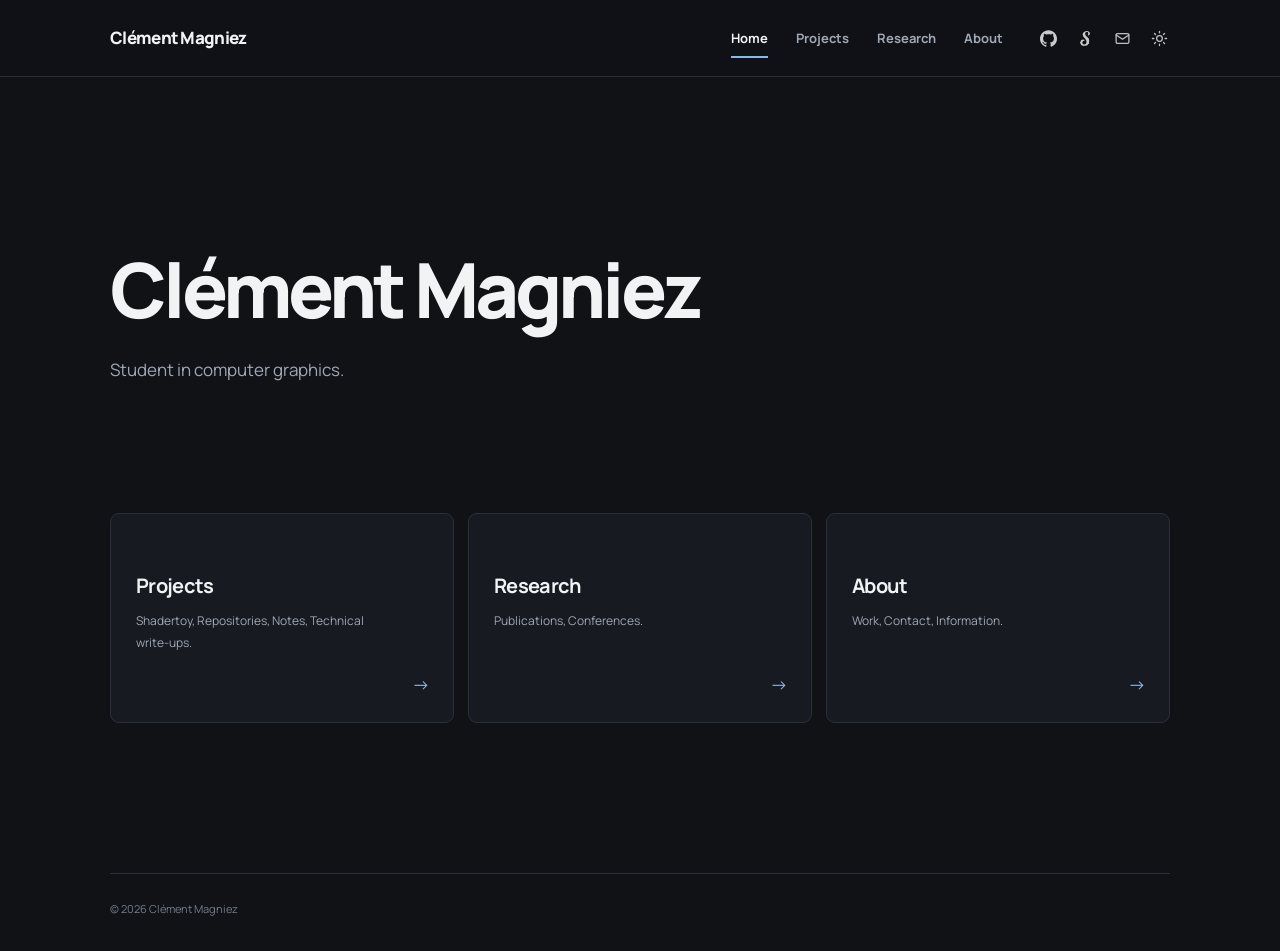
<file: index.html>
<!doctype html>
<html lang="en">
  <head>
    <meta charset="utf-8" />
    <meta name="viewport" content="width=device-width, initial-scale=1" />
    <meta
      name="description"
      content="A personal website for projects, notes and more."
    />
    <title>Clément Magniez - Home</title>
    <link rel="preconnect" href="https://fonts.googleapis.com" />
    <link rel="preconnect" href="https://fonts.gstatic.com" crossorigin />
    <link
      href="https://fonts.googleapis.com/css2?family=Manrope:wght@400;500;600;700;800&display=swap"
      rel="stylesheet"
    />
    <link rel="stylesheet" href="style.css" />
    <script src="js/theme.js" defer></script>
  </head>
  <body>
    <header class="site-header">
      <nav class="navbar container" aria-label="Main navigation">
        <a class="brand" href="index.html">Clément Magniez</a>
        <div class="nav-links" id="nav-links">
          <a href="index.html" aria-current="page">Home</a>
          <a href="projects/index.html">Projects</a>
          <a href="research/index.html">Research</a>
          <a href="about.html">About</a>
        </div>
        <div class="nav-actions">
          <a class="icon-link" href="https://github.com/" aria-label="GitHub"
            ><img src="img/github.svg" alt=""
          /></a>
          <a class="icon-link" href="https://www.shadertoy.com/user/cmgz" aria-label="Shadertoy"
            ><img src="img/shadertoy.png" alt=""
          /></a>
          <a
            class="icon-link"
            href="mailto:clement.magniez@loria.fr"
            aria-label="Email"
            ><img src="img/mail.svg" alt=""
          /></a>
          <button
            class="theme-toggle"
            type="button"
            aria-label="Switch to light theme"
            title="Switch theme"
          >
            <img class="theme-icon" src="img/sun.svg" alt="" />
          </button>
          <button
            class="menu-toggle"
            type="button"
            aria-label="Toggle navigation"
            aria-expanded="false"
            aria-controls="nav-links"
          >
            <span></span><span></span>
          </button>
        </div>
      </nav>
    </header>

    <main class="container page-content">
      <section class="hero">
        <h1>Clément Magniez</h1>
        <p class="hero-copy">Student in computer graphics.</p>
      </section>

      <section class="section-block">
        <div class="feature-grid">
          <a class="feature-card" href="projects/index.html">
            <h3>Projects</h3>
            <p>Shadertoy, Repositories, Notes, Technical write-ups.</p>
            <span class="card-arrow">→</span>
          </a>
          <a class="feature-card" href="research/index.html">
            <h3>Research</h3>
            <p>Publications, Conferences.</p>
            <span class="card-arrow">→</span>
          </a>
          <a class="feature-card" href="about.html">
            <h3>About</h3>
            <p>Work, Contact, Information.</p>
            <span class="card-arrow">→</span>
          </a>
        </div>
      </section>
    </main>
    <footer class="site-footer container">
      <span>© <span data-year></span> Clément Magniez</span>
    </footer>
  </body>
</html>
</file>
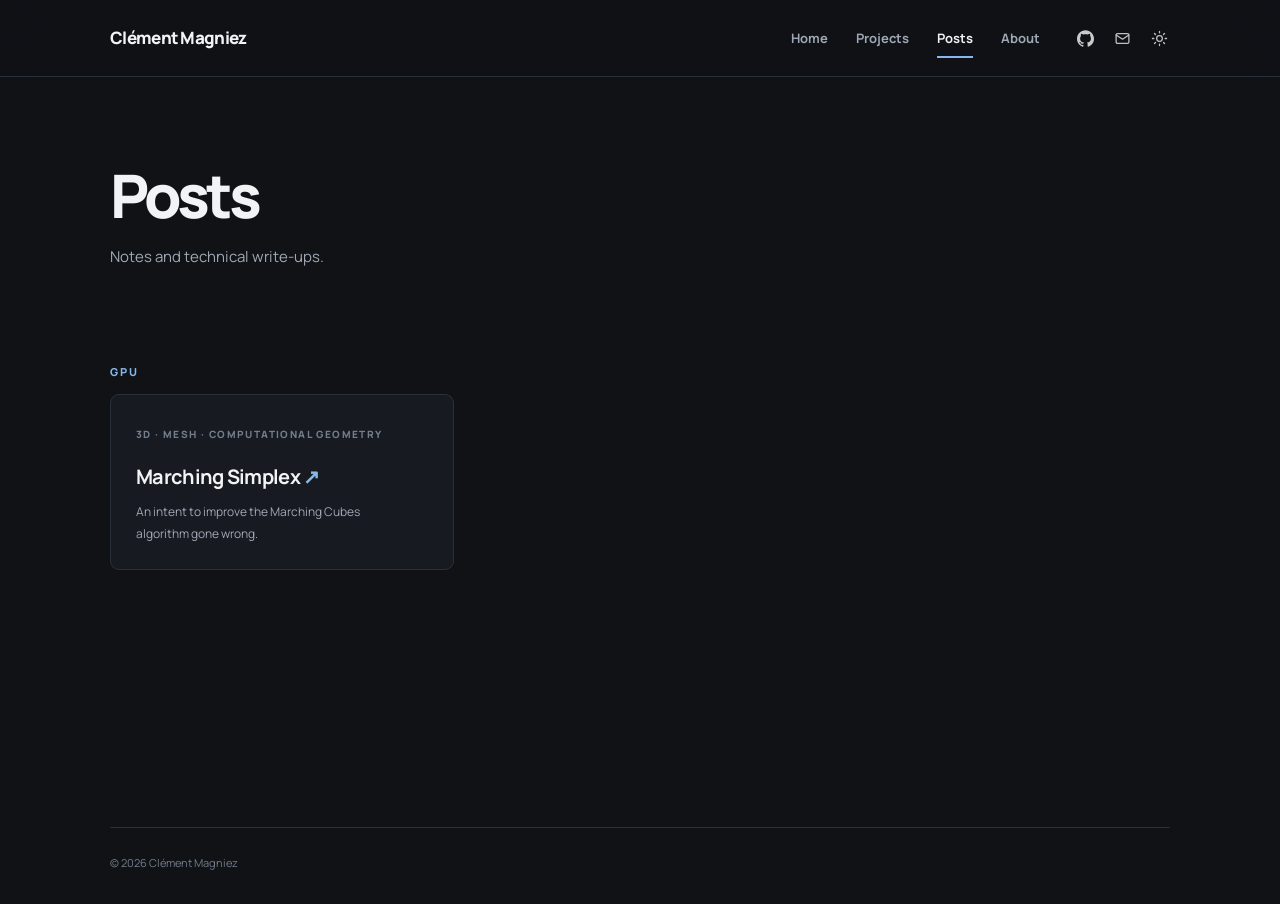
<file: posts/index.html>
<!doctype html>
<html lang="en">
  <head>
    <meta charset="utf-8" />
    <meta name="viewport" content="width=device-width, initial-scale=1" />
    <title>Posts - Clément Magniez</title>
    <link rel="preconnect" href="https://fonts.googleapis.com" />
    <link rel="preconnect" href="https://fonts.gstatic.com" crossorigin />
    <link
      href="https://fonts.googleapis.com/css2?family=Manrope:wght@400;500;600;700;800&display=swap"
      rel="stylesheet"
    />
    <link rel="stylesheet" href="../style.css" />
    <script src="../js/theme.js" defer></script>
  </head>
  <body>
    <header class="site-header">
      <nav class="navbar container" aria-label="Main navigation">
        <a class="brand" href="../index.html"
          >Clément Magniez</a
        >
        <div class="nav-links" id="nav-links">
          <a href="../index.html">Home</a
          ><a href="../projects/index.html">Projects</a
          ><a href="index.html" aria-current="page">Posts</a
          ><a href="../about.html">About</a>
        </div>
        <div class="nav-actions">
          <a class="icon-link" href="https://github.com/" aria-label="GitHub"
            ><img src="../img/github.svg" alt="" /></a
          ><a
            class="icon-link"
            href="mailto:hello@example.com"
            aria-label="Email"
            ><img src="../img/mail.svg" alt="" /></a
          ><button class="theme-toggle" type="button" aria-label="Switch theme">
            <img class="theme-icon" src="../img/sun.svg" alt="" /></button
          ><button
            class="menu-toggle"
            type="button"
            aria-label="Toggle navigation"
            aria-expanded="false"
            aria-controls="nav-links"
          >
            <span></span><span></span>
          </button>
        </div>
      </nav>
    </header>
    <main class="container page-content">
      <section class="page-intro">
        <h1>Posts</h1>
        <p>
          Notes and technical write-ups.
        </p>
      </section>
      <section>
        <h2 class="category">GPU</h2>
        <div class="item-grid">
          <a class="content-card" href="marching-simplex.html"
            ><span class="meta">3D · Mesh · Computational Geometry</span>
            <h3>Marching Simplex <span class="brand-dot">↗</span></h3>
            <p>
              An intent to improve the Marching Cubes algorithm gone wrong.
            </p>
          </a>
        </div>
      </section>
    </main>
    <footer class="site-footer container">
      <span>© <span data-year></span> Clément Magniez</span
      >
    </footer>
  </body>
</html>
</file>
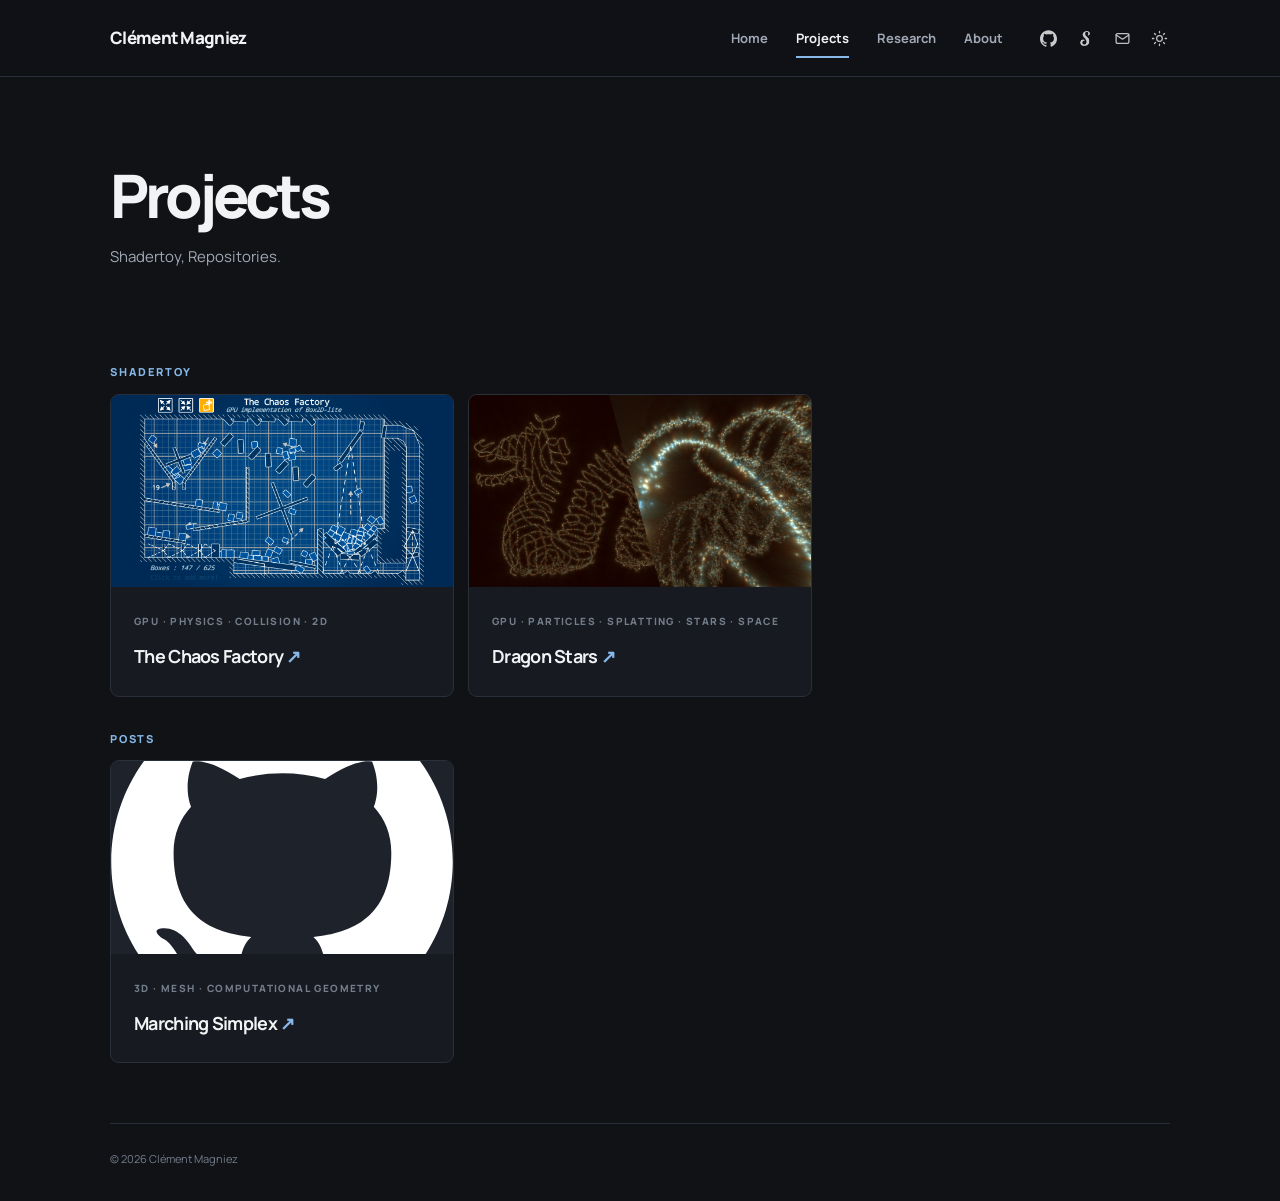
<file: projects/index.html>
<!doctype html>
<html lang="en">
  <head>
    <meta charset="utf-8" />
    <meta name="viewport" content="width=device-width, initial-scale=1" />
    <title>Projects - Clément Magniez</title>
    <link rel="preconnect" href="https://fonts.googleapis.com" />
    <link rel="preconnect" href="https://fonts.gstatic.com" crossorigin />
    <link
      href="https://fonts.googleapis.com/css2?family=Manrope:wght@400;500;600;700;800&display=swap"
      rel="stylesheet"
    />
    <link rel="stylesheet" href="../style.css" />
    <script src="../js/theme.js" defer></script>
  </head>
  <body>
    <header class="site-header">
      <nav class="navbar container" aria-label="Main navigation">
        <a class="brand" href="../index.html">Clément Magniez</a>
        <div class="nav-links" id="nav-links">
          <a href="../index.html">Home</a
          ><a href="index.html" aria-current="page">Projects</a
          ><a href="../research/index.html">Research</a
          ><a href="../about.html">About</a>
        </div>
        <div class="nav-actions">
          <a class="icon-link" href="https://github.com/" aria-label="GitHub"
            ><img src="../img/github.svg" alt="" /></a
          >
          <a class="icon-link" href="https://www.shadertoy.com/user/cmgz" aria-label="Shadertoy"
            ><img src="../img/shadertoy.png" alt=""
          /></a>
          <a
            class="icon-link"
            href="mailto:hello@example.com"
            aria-label="Email"
            ><img src="../img/mail.svg" alt="" /></a
          ><button class="theme-toggle" type="button" aria-label="Switch theme">
            <img class="theme-icon" src="../img/sun.svg" alt="" /></button
          ><button
            class="menu-toggle"
            type="button"
            aria-label="Toggle navigation"
            aria-expanded="false"
            aria-controls="nav-links"
          >
            <span></span><span></span>
          </button>
        </div>
      </nav>
    </header>
    <main class="container page-content">
      <section class="page-intro">
        <h1>Projects</h1>
        <p>Shadertoy, Repositories.</p>
      </section>
      <section>
        <h2 class="category">Shadertoy</h2>
        <div class="item-grid">
          <a class="content-card project-card" href="chaos-factory.html">
            <div class="project-thumbnail">
              <img src="../img/the-chaos-factory.png" alt="The Chaos Factory shadertoy preview." />
            </div>
            <div class="project-info">
              <span class="meta">GPU · Physics · Collision · 2D</span>
              <h3>The Chaos Factory <span class="brand-dot">↗</span></h3>
            </div>
          </a>
          <a class="content-card project-card" href="dragon-stars.html">
            <div class="project-thumbnail">
              <img src="../img/dragon-stars.png" alt="Dragon Stars shadertoy preview." />
            </div>
            <div class="project-info">
              <span class="meta">GPU · Particles · Splatting · Stars · Space</span>
              <h3>Dragon Stars <span class="brand-dot">↗</span></h3>
            </div>
          </a>
        </div>
        <h2 class="category">Posts</h2>
        <div class="item-grid">
          <a class="content-card project-card" href="marching-simplex.html">
            <div class="project-thumbnail">
              <img src="../img/github.svg" alt="The Chaos Factory shadertoy preview." />
            </div>
            <div class="project-info">
              <span class="meta">3D · Mesh · Computational Geometry</span>
              <h3>Marching Simplex <span class="brand-dot">↗</span></h3>
            </div>
          </a>
        </div>
      </section>
    </main>
    <footer class="site-footer container">
      <span>© <span data-year></span> Clément Magniez</span>
    </footer>
  </body>
</html>
</file>
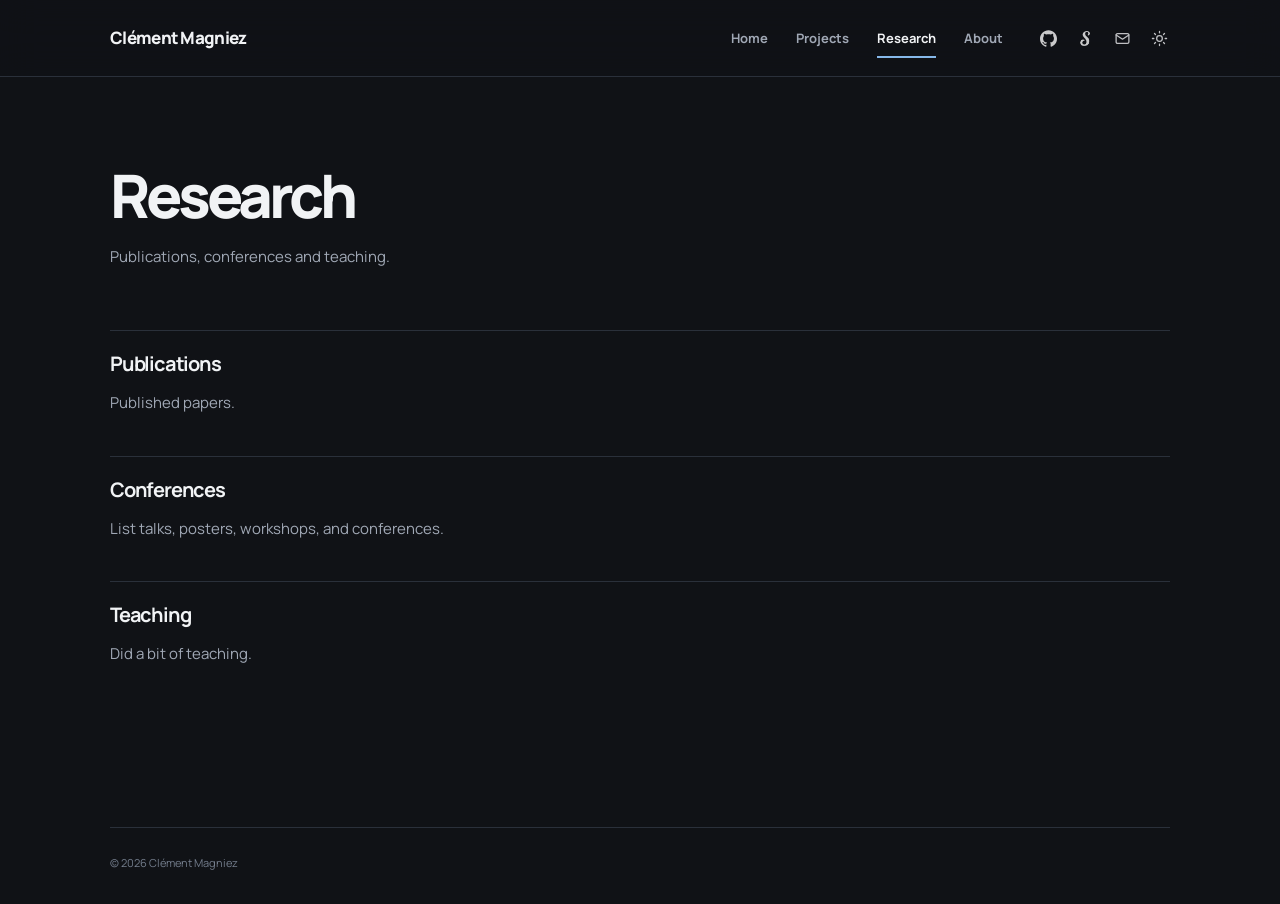
<file: research/index.html>
<!doctype html>
<html lang="en">
  <head>
    <meta charset="utf-8" />
    <meta name="viewport" content="width=device-width, initial-scale=1" />
    <title>Projects - Clément Magniez</title>
    <link rel="preconnect" href="https://fonts.googleapis.com" />
    <link rel="preconnect" href="https://fonts.gstatic.com" crossorigin />
    <link
      href="https://fonts.googleapis.com/css2?family=Manrope:wght@400;500;600;700;800&display=swap"
      rel="stylesheet"
    />
    <link rel="stylesheet" href="../style.css" />
    <script src="../js/theme.js" defer></script>
  </head>
  <body>
    <header class="site-header">
      <nav class="navbar container" aria-label="Main navigation">
        <a class="brand" href="../index.html">Clément Magniez</a>
        <div class="nav-links" id="nav-links">
          <a href="../index.html">Home</a
          ><a href="../projects/index.html">Projects</a
          ><a href="index.html" aria-current="page">Research</a
          ><a href="../about.html">About</a>
        </div>
        <div class="nav-actions">
          <a class="icon-link" href="https://github.com/" aria-label="GitHub"
            ><img src="../img/github.svg" alt=""
          /></a>
          <a
            class="icon-link"
            href="https://www.shadertoy.com/user/cmgz"
            aria-label="Shadertoy"
            ><img src="../img/shadertoy.png" alt=""
          /></a>
          <a
            class="icon-link"
            href="mailto:hello@example.com"
            aria-label="Email"
            ><img src="../img/mail.svg" alt="" /></a
          ><button class="theme-toggle" type="button" aria-label="Switch theme">
            <img class="theme-icon" src="../img/sun.svg" alt="" /></button
          ><button
            class="menu-toggle"
            type="button"
            aria-label="Toggle navigation"
            aria-expanded="false"
            aria-controls="nav-links"
          >
            <span></span><span></span>
          </button>
        </div>
      </nav>
    </header>
    <main class="container page-content">
      <section class="page-intro">
        <h1>Research</h1>
        <p>Publications, conferences and teaching.</p>
      </section>
      <section class="about-section">
        <h2>Publications</h2>
        <p>Published papers.</p>
      </section>
      <section class="about-section">
        <h2>Conferences</h2>
        <p>List talks, posters, workshops, and conferences.</p>
      </section>
      <section class="about-section">
        <h2>Teaching</h2>
        <p>Did a bit of teaching.</p>
      </section>
    </main>
    <footer class="site-footer container">
      <span>© <span data-year></span> Clément Magniez</span>
    </footer>
  </body>
</html>
</file>
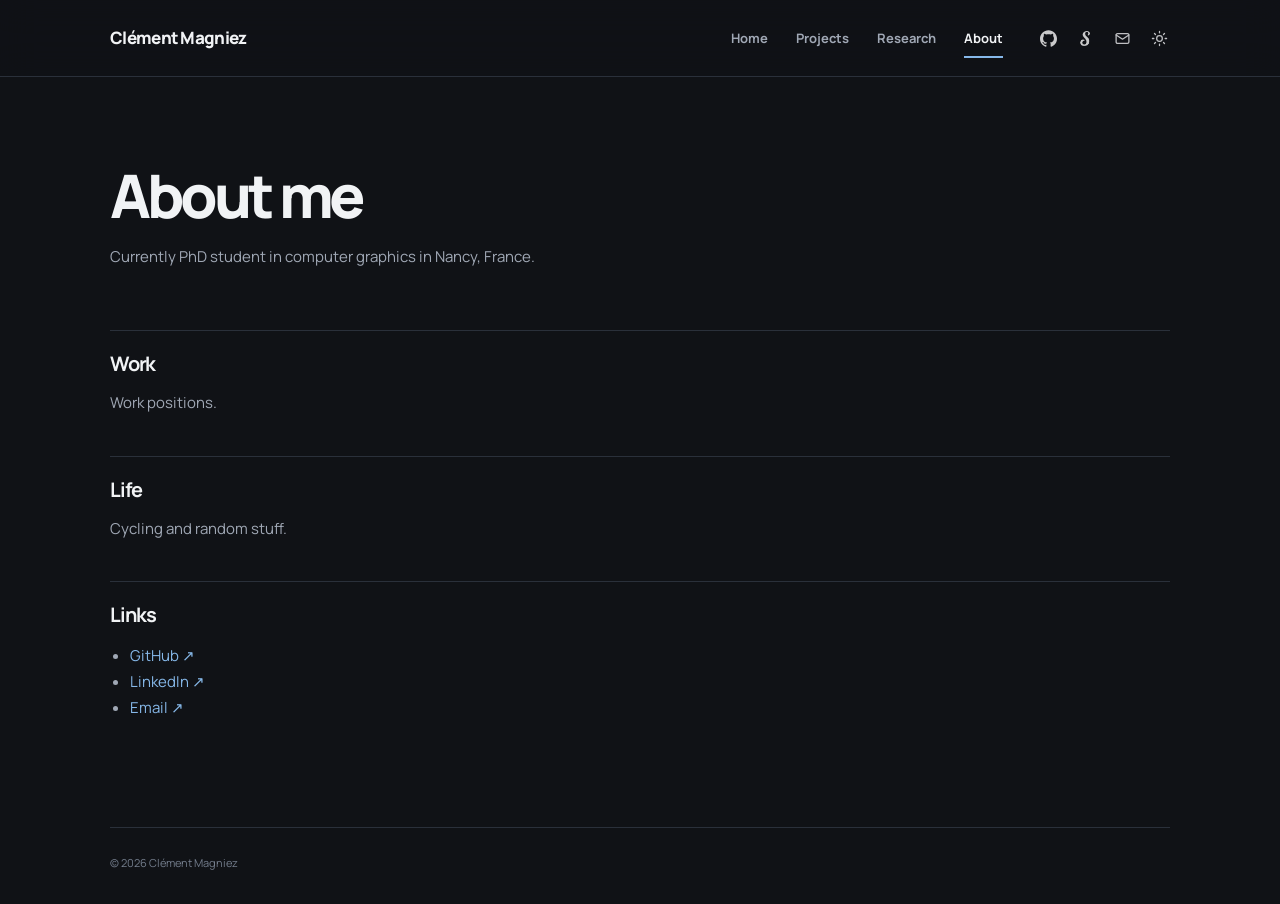
<file: about.html>
<!doctype html>
<html lang="en">
  <head>
    <meta charset="utf-8" />
    <meta name="viewport" content="width=device-width, initial-scale=1" />
    <title>About - Clément Magniez</title>
    <link rel="preconnect" href="https://fonts.googleapis.com" />
    <link rel="preconnect" href="https://fonts.gstatic.com" crossorigin />
    <link
      href="https://fonts.googleapis.com/css2?family=Manrope:wght@400;500;600;700;800&display=swap"
      rel="stylesheet"
    />
    <link rel="stylesheet" href="style.css" />
    <script src="js/theme.js" defer></script>
  </head>
  <body>
    <header class="site-header">
      <nav class="navbar container" aria-label="Main navigation">
        <a class="brand" href="index.html"
          >Clément Magniez</a
        >
        <div class="nav-links" id="nav-links">
          <a href="index.html">Home</a><a href="projects/index.html">Projects</a
          ><a href="research/index.html">Research</a
          ><a href="about.html" aria-current="page">About</a>
        </div>
        <div class="nav-actions">
          <a class="icon-link" href="https://github.com/" aria-label="GitHub"
            ><img src="img/github.svg" alt="" /></a
          >
          <a class="icon-link" href="https://www.shadertoy.com/user/cmgz" aria-label="Shadertoy"
            ><img src="img/shadertoy.png" alt=""
          /></a>
          <a
            class="icon-link"
            href="mailto:hello@example.com"
            aria-label="Email"
            ><img src="img/mail.svg" alt="" /></a
          ><button class="theme-toggle" type="button" aria-label="Switch theme">
            <img class="theme-icon" src="img/sun.svg" alt="" /></button
          ><button
            class="menu-toggle"
            type="button"
            aria-label="Toggle navigation"
            aria-expanded="false"
            aria-controls="nav-links"
          >
            <span></span><span></span>
          </button>
        </div>
      </nav>
    </header>
    <main class="container page-content">
      <section class="page-intro">
        <h1>About me</h1>
        <p>
          Currently PhD student in computer graphics in Nancy, France.
        </p>
      </section>
      <section class="about-section">
        <h2>Work</h2>
        <p>
          Work positions.
        </p>
      </section>
      <section class="about-section">
        <h2>Life</h2>
        <p>
          Cycling and random stuff.
        </p>
      </section>
      <section class="about-section">
        <h2>Links</h2>
        <ul>
          <li><a href="https://github.com/">GitHub ↗</a></li>
          <li><a href="https://www.linkedin.com/">LinkedIn ↗</a></li>
          <li><a href="mailto:hello@example.com">Email ↗</a></li>
        </ul>
      </section>
    </main>
    <footer class="site-footer container">
      <span>© <span data-year></span> Clément Magniez</span>
    </footer>
  </body>
</html>
</file>
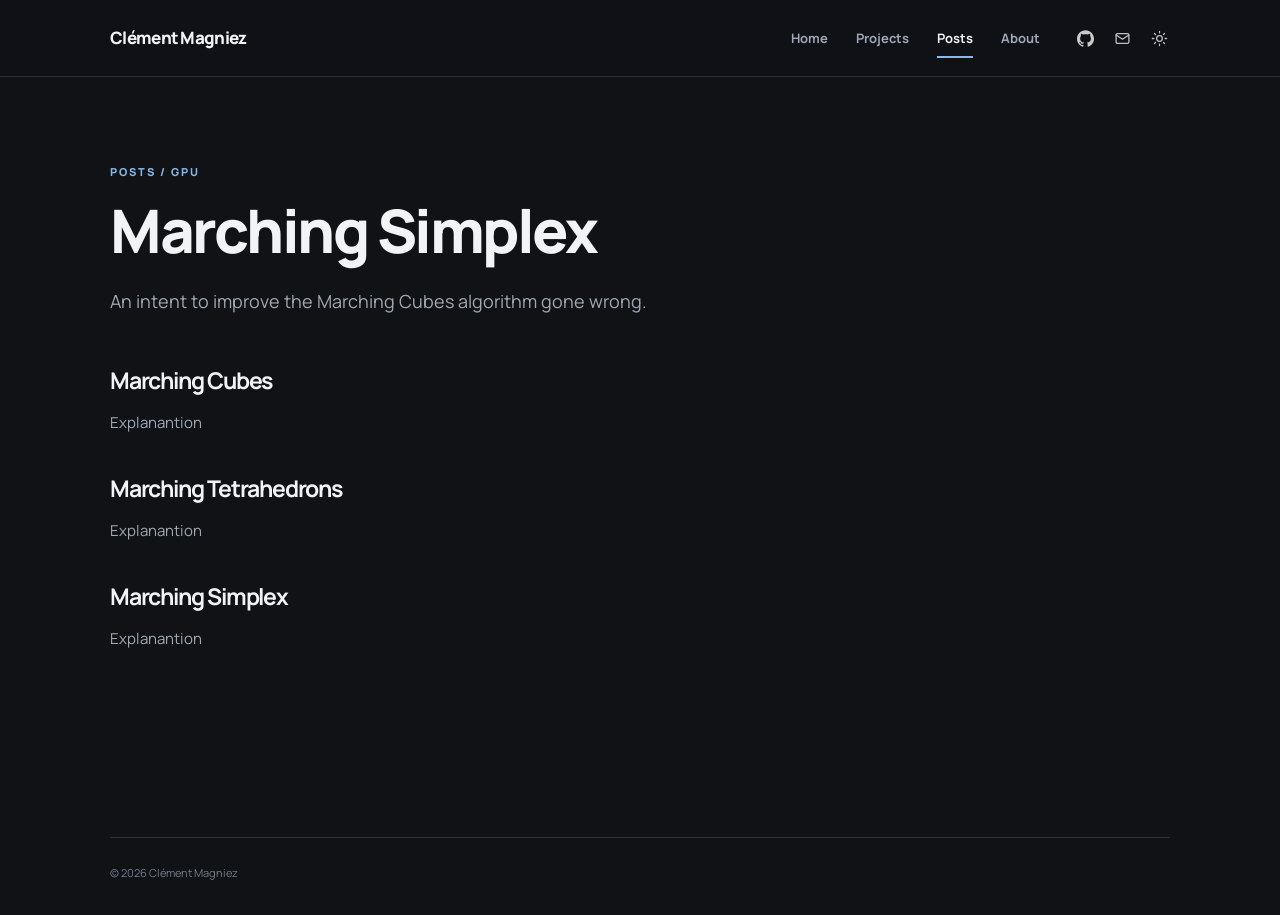
<file: posts/marching-simplex.html>
<!doctype html>
<html lang="en">
  <head>
    <meta charset="utf-8" />
    <meta name="viewport" content="width=device-width, initial-scale=1" />
    <title>Marching Simplex - Posts - Clément Magniez</title>
    <link rel="preconnect" href="https://fonts.googleapis.com" />
    <link rel="preconnect" href="https://fonts.gstatic.com" crossorigin />
    <link
      href="https://fonts.googleapis.com/css2?family=Manrope:wght@400;500;600;700;800&display=swap"
      rel="stylesheet"
    />
    <link rel="stylesheet" href="../style.css" />
    <script src="../js/theme.js" defer></script>
  </head>
  <body>
    <header class="site-header">
      <nav class="navbar container" aria-label="Main navigation">
        <a class="brand" href="../index.html"
          >Clément Magniez</a
        >
        <div class="nav-links" id="nav-links">
          <a href="../index.html">Home</a
          ><a href="../projects/index.html">Projects</a
          ><a href="index.html" aria-current="page">Posts</a
          ><a href="../about.html">About</a>
        </div>
        <div class="nav-actions">
          <a class="icon-link" href="https://github.com/" aria-label="GitHub"
            ><img src="../img/github.svg" alt="" /></a
          ><a
            class="icon-link"
            href="mailto:hello@example.com"
            aria-label="Email"
            ><img src="../img/mail.svg" alt="" /></a
          ><button class="theme-toggle" type="button" aria-label="Switch theme">
            <img class="theme-icon" src="../img/sun.svg" alt="" /></button
          ><button
            class="menu-toggle"
            type="button"
            aria-label="Toggle navigation"
            aria-expanded="false"
            aria-controls="nav-links"
          >
            <span></span><span></span>
          </button>
        </div>
      </nav>
    </header>
    <main class="container page-content">
      <article class="article">
        <p class="eyebrow"><a href="index.html">Posts</a> / GPU</p>
        <h1>Marching Simplex</h1>
        <p class="lead">
          An intent to improve the Marching Cubes algorithm gone wrong.
        </p>
        <div class="article-body">
          <h2>Marching Cubes</h2>
          <p>
            Explanantion
          </p>
          <h2>Marching Tetrahedrons</h2>
          <p>
            Explanantion
          </p>
          <h2>Marching Simplex</h2>
          <p>
            Explanantion
          </p>
        </div>
      </article>
    </main>
    <footer class="site-footer container">
      <span>© <span data-year></span> Clément Magniez</span
      >
    </footer>
  </body>
</html>
</file>
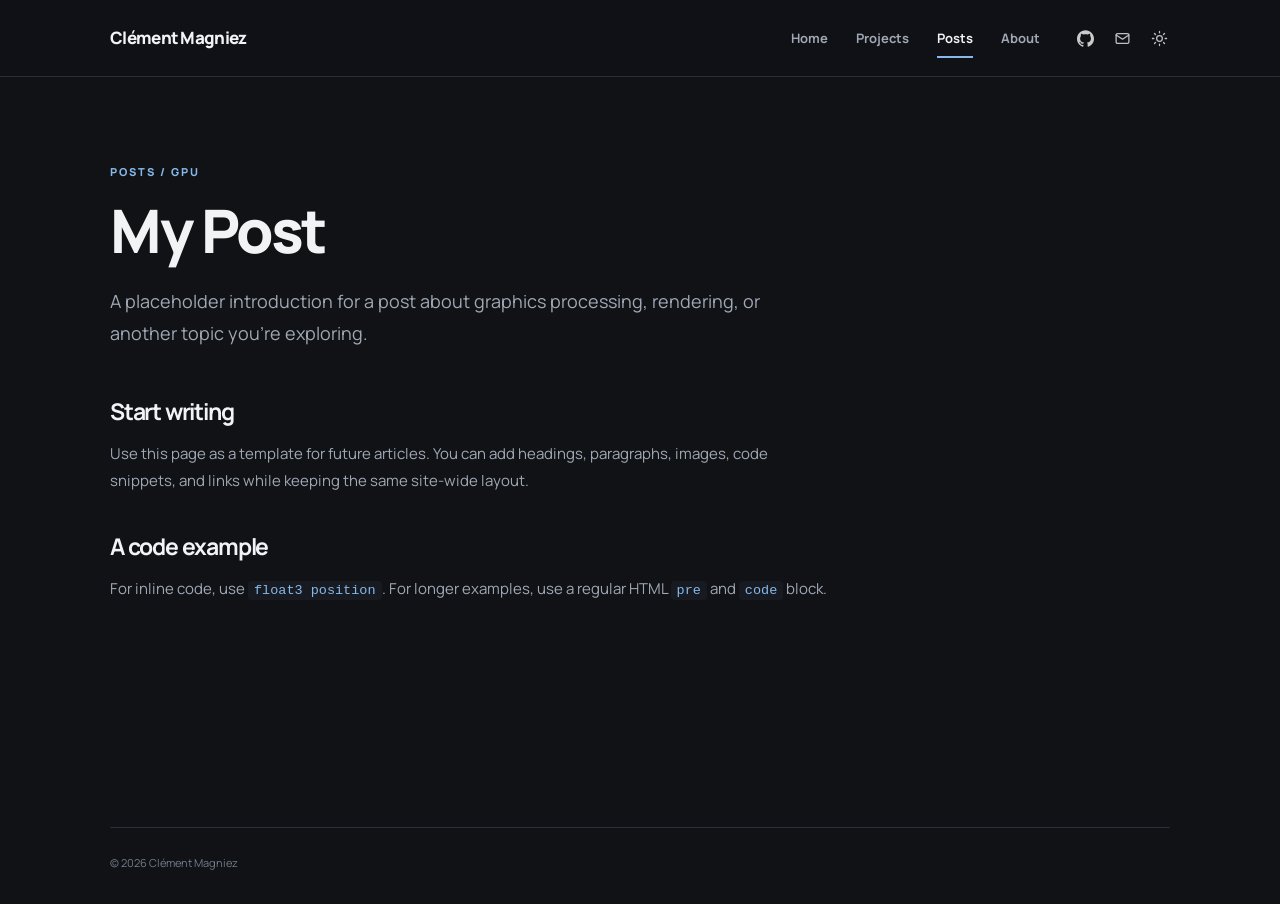
<file: posts/my-post.html>
<!doctype html>
<html lang="en">
  <head>
    <meta charset="utf-8" />
    <meta name="viewport" content="width=device-width, initial-scale=1" />
    <title>My Post - Posts - Clément Magniez</title>
    <link rel="preconnect" href="https://fonts.googleapis.com" />
    <link rel="preconnect" href="https://fonts.gstatic.com" crossorigin />
    <link
      href="https://fonts.googleapis.com/css2?family=Manrope:wght@400;500;600;700;800&display=swap"
      rel="stylesheet"
    />
    <link rel="stylesheet" href="../style.css" />
    <script src="../js/theme.js" defer></script>
  </head>
  <body>
    <header class="site-header">
      <nav class="navbar container" aria-label="Main navigation">
        <a class="brand" href="../index.html"
          >Clément Magniez</a
        >
        <div class="nav-links" id="nav-links">
          <a href="../index.html">Home</a
          ><a href="../projects/index.html">Projects</a
          ><a href="index.html" aria-current="page">Posts</a
          ><a href="../about.html">About</a>
        </div>
        <div class="nav-actions">
          <a class="icon-link" href="https://github.com/" aria-label="GitHub"
            ><img src="../img/github.svg" alt="" /></a
          ><a
            class="icon-link"
            href="mailto:hello@example.com"
            aria-label="Email"
            ><img src="../img/mail.svg" alt="" /></a
          ><button class="theme-toggle" type="button" aria-label="Switch theme">
            <img class="theme-icon" src="../img/sun.svg" alt="" /></button
          ><button
            class="menu-toggle"
            type="button"
            aria-label="Toggle navigation"
            aria-expanded="false"
            aria-controls="nav-links"
          >
            <span></span><span></span>
          </button>
        </div>
      </nav>
    </header>
    <main class="container page-content">
      <article class="article">
        <p class="eyebrow"><a href="index.html">Posts</a> / GPU</p>
        <h1>My Post</h1>
        <p class="lead">
          A placeholder introduction for a post about graphics processing,
          rendering, or another topic you're exploring.
        </p>
        <div class="article-body">
          <h2>Start writing</h2>
          <p>
            Use this page as a template for future articles. You can add
            headings, paragraphs, images, code snippets, and links while keeping
            the same site-wide layout.
          </p>
          <h2>A code example</h2>
          <p>
            For inline code, use <code>float3 position</code>. For longer
            examples, use a regular HTML <code>pre</code> and
            <code>code</code> block.
          </p>
        </div>
      </article>
    </main>
    <footer class="site-footer container">
      <span>© <span data-year></span> Clément Magniez</span
      >
    </footer>
  </body>
</html>
</file>
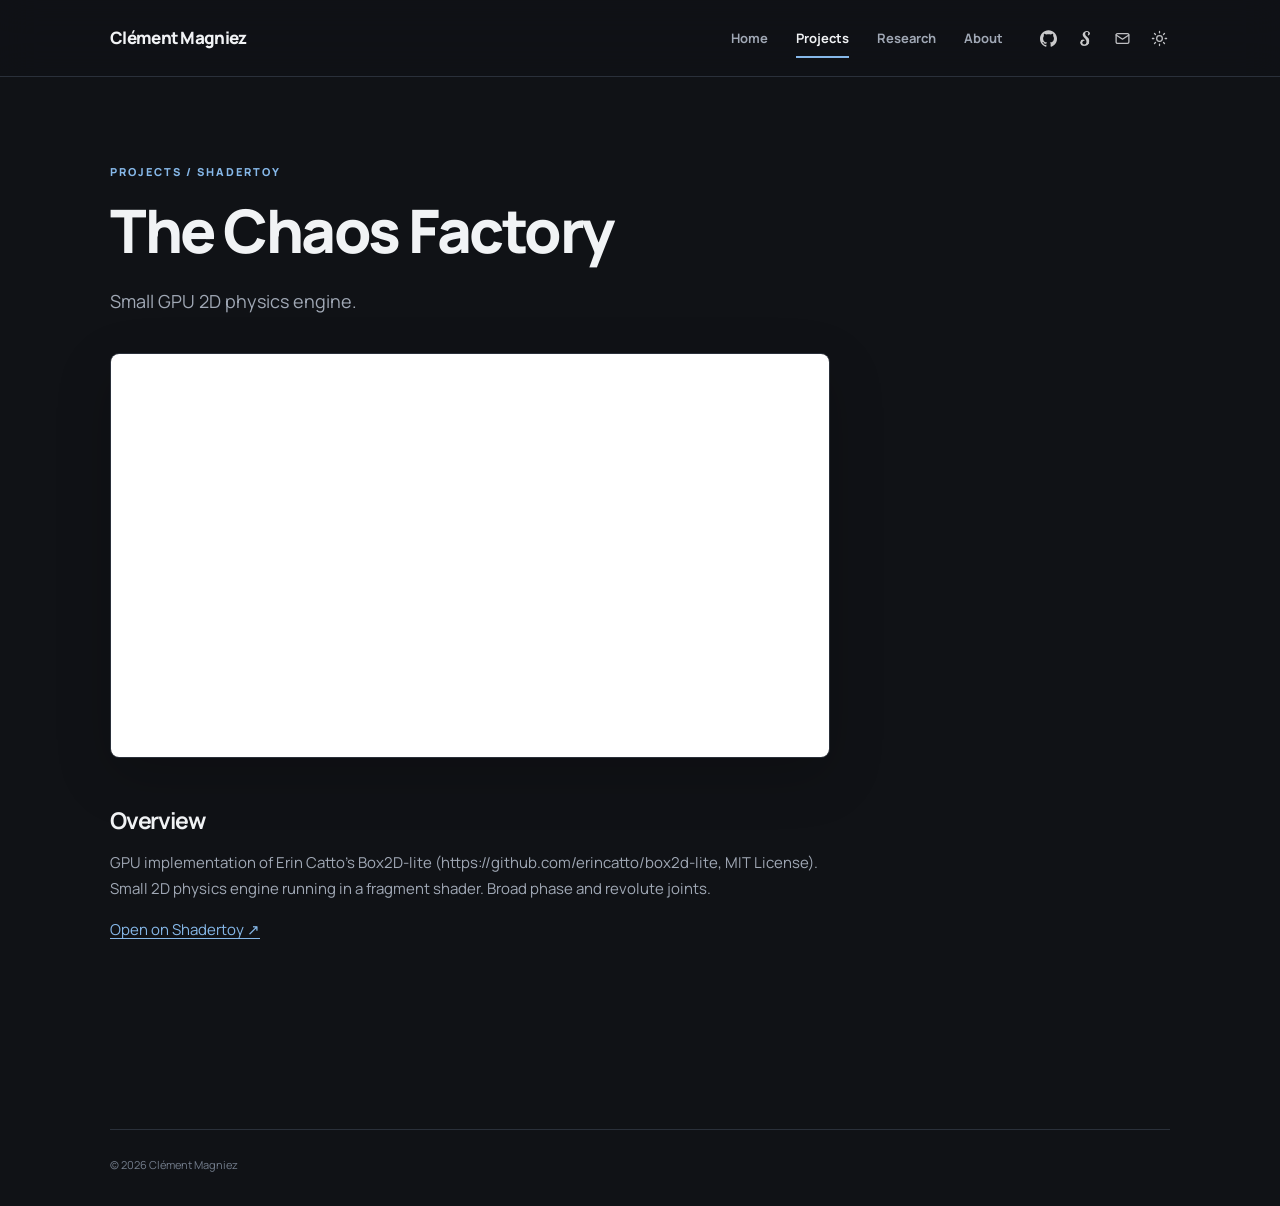
<file: projects/chaos-factory.html>
<!doctype html>
<html lang="en">
  <head>
    <meta charset="utf-8" />
    <meta name="viewport" content="width=device-width, initial-scale=1" />
    <title>The Chaos Factory - Projects - Clément Magniez</title>
    <link rel="preconnect" href="https://fonts.googleapis.com" />
    <link rel="preconnect" href="https://fonts.gstatic.com" crossorigin />
    <link
      href="https://fonts.googleapis.com/css2?family=Manrope:wght@400;500;600;700;800&display=swap"
      rel="stylesheet"
    />
    <link rel="stylesheet" href="../style.css" />
    <script src="../js/theme.js" defer></script>
  </head>
  <body>
    <header class="site-header">
      <nav class="navbar container" aria-label="Main navigation">
        <a class="brand" href="../index.html">Clément Magniez</a>
        <div class="nav-links" id="nav-links">
          <a href="../index.html">Home</a
          ><a href="index.html" aria-current="page">Projects</a
          ><a href="../research/index.html">Research</a
          ><a href="../about.html">About</a>
        </div>
        <div class="nav-actions">
          <a class="icon-link" href="https://github.com/" aria-label="GitHub"
            ><img src="../img/github.svg" alt="" /></a
          >
          <a class="icon-link" href="https://www.shadertoy.com/user/cmgz" aria-label="Shadertoy"
            ><img src="../img/shadertoy.png" alt=""
          /></a>
          <a
            class="icon-link"
            href="mailto:hello@example.com"
            aria-label="Email"
            ><img src="../img/mail.svg" alt="" /></a
          ><button class="theme-toggle" type="button" aria-label="Switch theme">
            <img class="theme-icon" src="../img/sun.svg" alt="" /></button
          ><button
            class="menu-toggle"
            type="button"
            aria-label="Toggle navigation"
            aria-expanded="false"
            aria-controls="nav-links"
          >
            <span></span><span></span>
          </button>
        </div>
      </nav>
    </header>
    <main class="container page-content">
      <article class="article">
        <p class="eyebrow"><a href="index.html">Projects</a> / Shadertoy</p>
        <h1>The Chaos Factory</h1>
        <p class="lead">
          Small GPU 2D physics engine.
        </p>
        <div class="shadertoy-container">
          <iframe
            src="https://www.shadertoy.com/embed/XfdyRX?gui=false&t=0&paused=false&muted=false"
            allowfullscreen
            title="The Chaos Factory - Shadertoy"
          >
          </iframe>
        </div>
        <div class="article-body">
          <h2>Overview</h2>
          <p>
            GPU implementation of Erin Catto's Box2D-lite (https://github.com/erincatto/box2d-lite, MIT License). Small 2D physics engine running in a fragment shader. Broad phase and revolute joints. 
          </p>
          <p>
            <a
              href="https://www.shadertoy.com/view/XfdyRX"
              target="_blank"
              rel="noopener noreferrer"
            >
              Open on Shadertoy ↗
            </a>
          </p>
        </div>
      </article>
    </main>
    <footer class="site-footer container">
      <span>© <span data-year></span> Clément Magniez</span>
    </footer>
  </body>
</html>
</file>
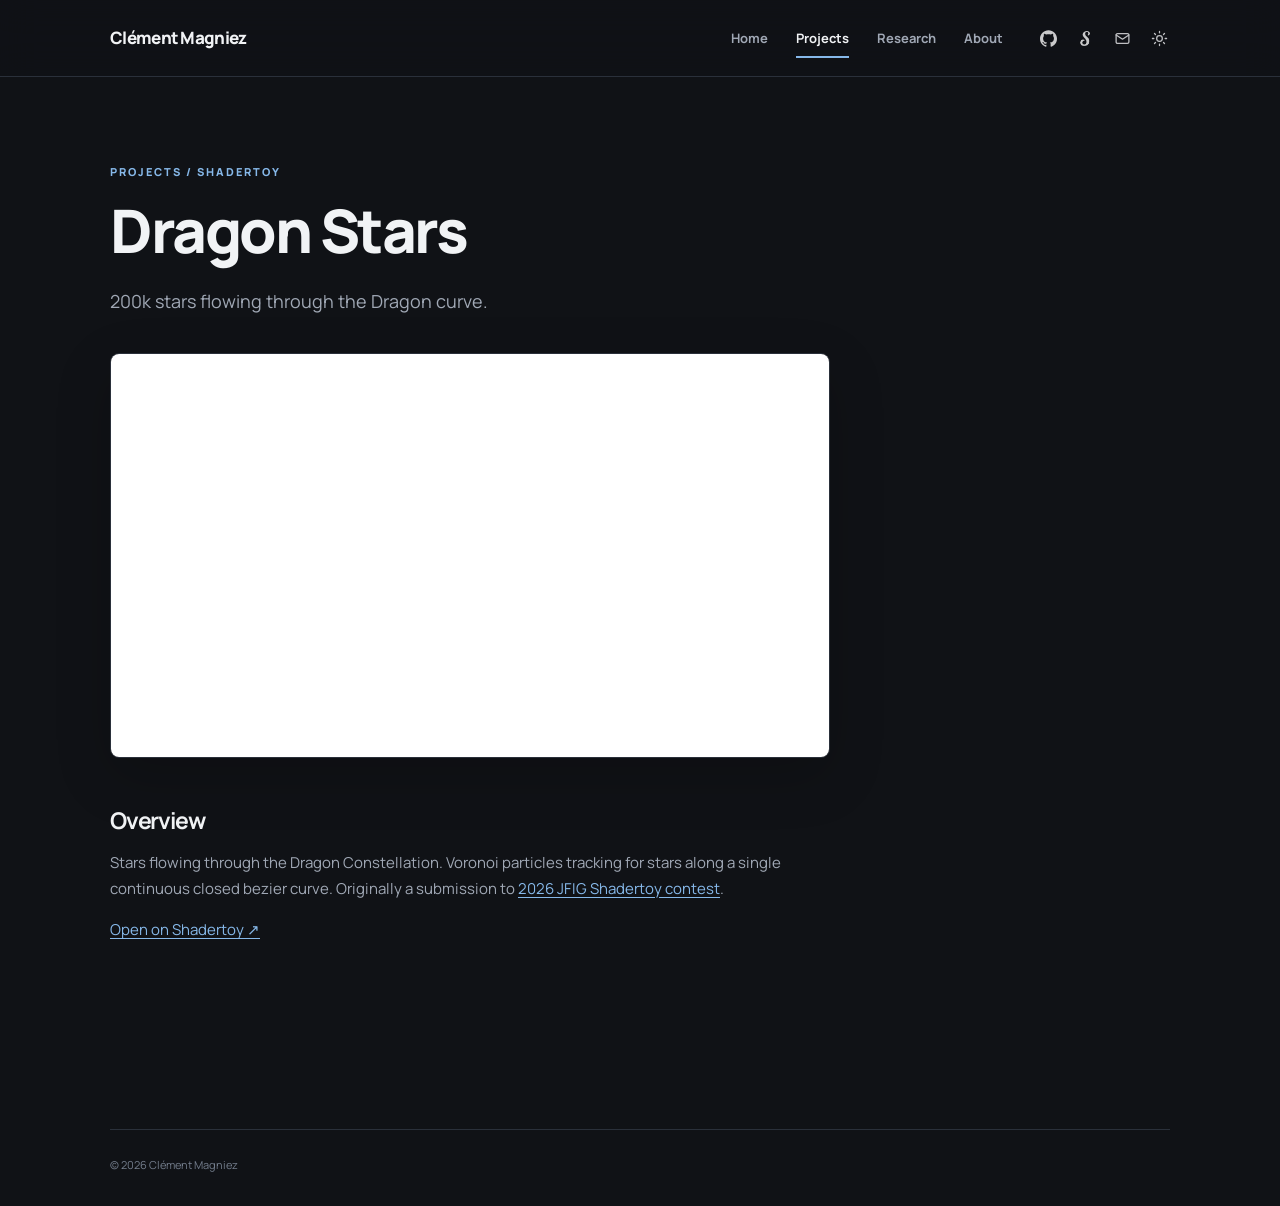
<file: projects/dragon-stars.html>
<!doctype html>
<html lang="en">
  <head>
    <meta charset="utf-8" />
    <meta name="viewport" content="width=device-width, initial-scale=1" />
    <title>Dragon Stars - Projects - Clément Magniez</title>
    <link rel="preconnect" href="https://fonts.googleapis.com" />
    <link rel="preconnect" href="https://fonts.gstatic.com" crossorigin />
    <link
      href="https://fonts.googleapis.com/css2?family=Manrope:wght@400;500;600;700;800&display=swap"
      rel="stylesheet"
    />
    <link rel="stylesheet" href="../style.css" />
    <script src="../js/theme.js" defer></script>
  </head>
  <body>
    <header class="site-header">
      <nav class="navbar container" aria-label="Main navigation">
        <a class="brand" href="../index.html">Clément Magniez</a>
        <div class="nav-links" id="nav-links">
          <a href="../index.html">Home</a
          ><a href="index.html" aria-current="page">Projects</a
          ><a href="../research/index.html">Research</a
          ><a href="../about.html">About</a>
        </div>
        <div class="nav-actions">
          <a class="icon-link" href="https://github.com/" aria-label="GitHub"
            ><img src="../img/github.svg" alt="" /></a
          >
          <a class="icon-link" href="https://www.shadertoy.com/user/cmgz" aria-label="Shadertoy"
            ><img src="../img/shadertoy.png" alt=""
          /></a>
          <a
            class="icon-link"
            href="mailto:hello@example.com"
            aria-label="Email"
            ><img src="../img/mail.svg" alt="" /></a
          ><button class="theme-toggle" type="button" aria-label="Switch theme">
            <img class="theme-icon" src="../img/sun.svg" alt="" /></button
          ><button
            class="menu-toggle"
            type="button"
            aria-label="Toggle navigation"
            aria-expanded="false"
            aria-controls="nav-links"
          >
            <span></span><span></span>
          </button>
        </div>
      </nav>
    </header>
    <main class="container page-content">
      <article class="article">
        <p class="eyebrow"><a href="index.html">Projects</a> / Shadertoy</p>
        <h1>Dragon Stars</h1>
        <p class="lead">
          200k stars flowing through the Dragon curve.
        </p>
        <div class="shadertoy-container">
          <iframe
            src="https://www.shadertoy.com/embed/fclcRr?gui=false&t=0&paused=false&muted=false"
            allowfullscreen
            title="Dragon Stars - Shadertoy"
          >
          </iframe>
        </div>
        <div class="article-body">
          <h2>Overview</h2>
          <p>
        Stars flowing through the Dragon Constellation. Voronoi particles tracking for stars along a single continuous closed bezier curve. Originally a submission to <a href = "https://www.asso-afig.fr/site/concours/concours-shader-toy/">2026 JFIG Shadertoy contest</a>.
          </p>
          <p>
            <a
              href="https://www.shadertoy.com/view/fclcRr"
              target="_blank"
              rel="noopener noreferrer"
            >
              Open on Shadertoy ↗
            </a>
          </p>
        </div>
      </article>
    </main>
    <footer class="site-footer container">
      <span>© <span data-year></span> Clément Magniez</span>
    </footer>
  </body>
</html>
</file>
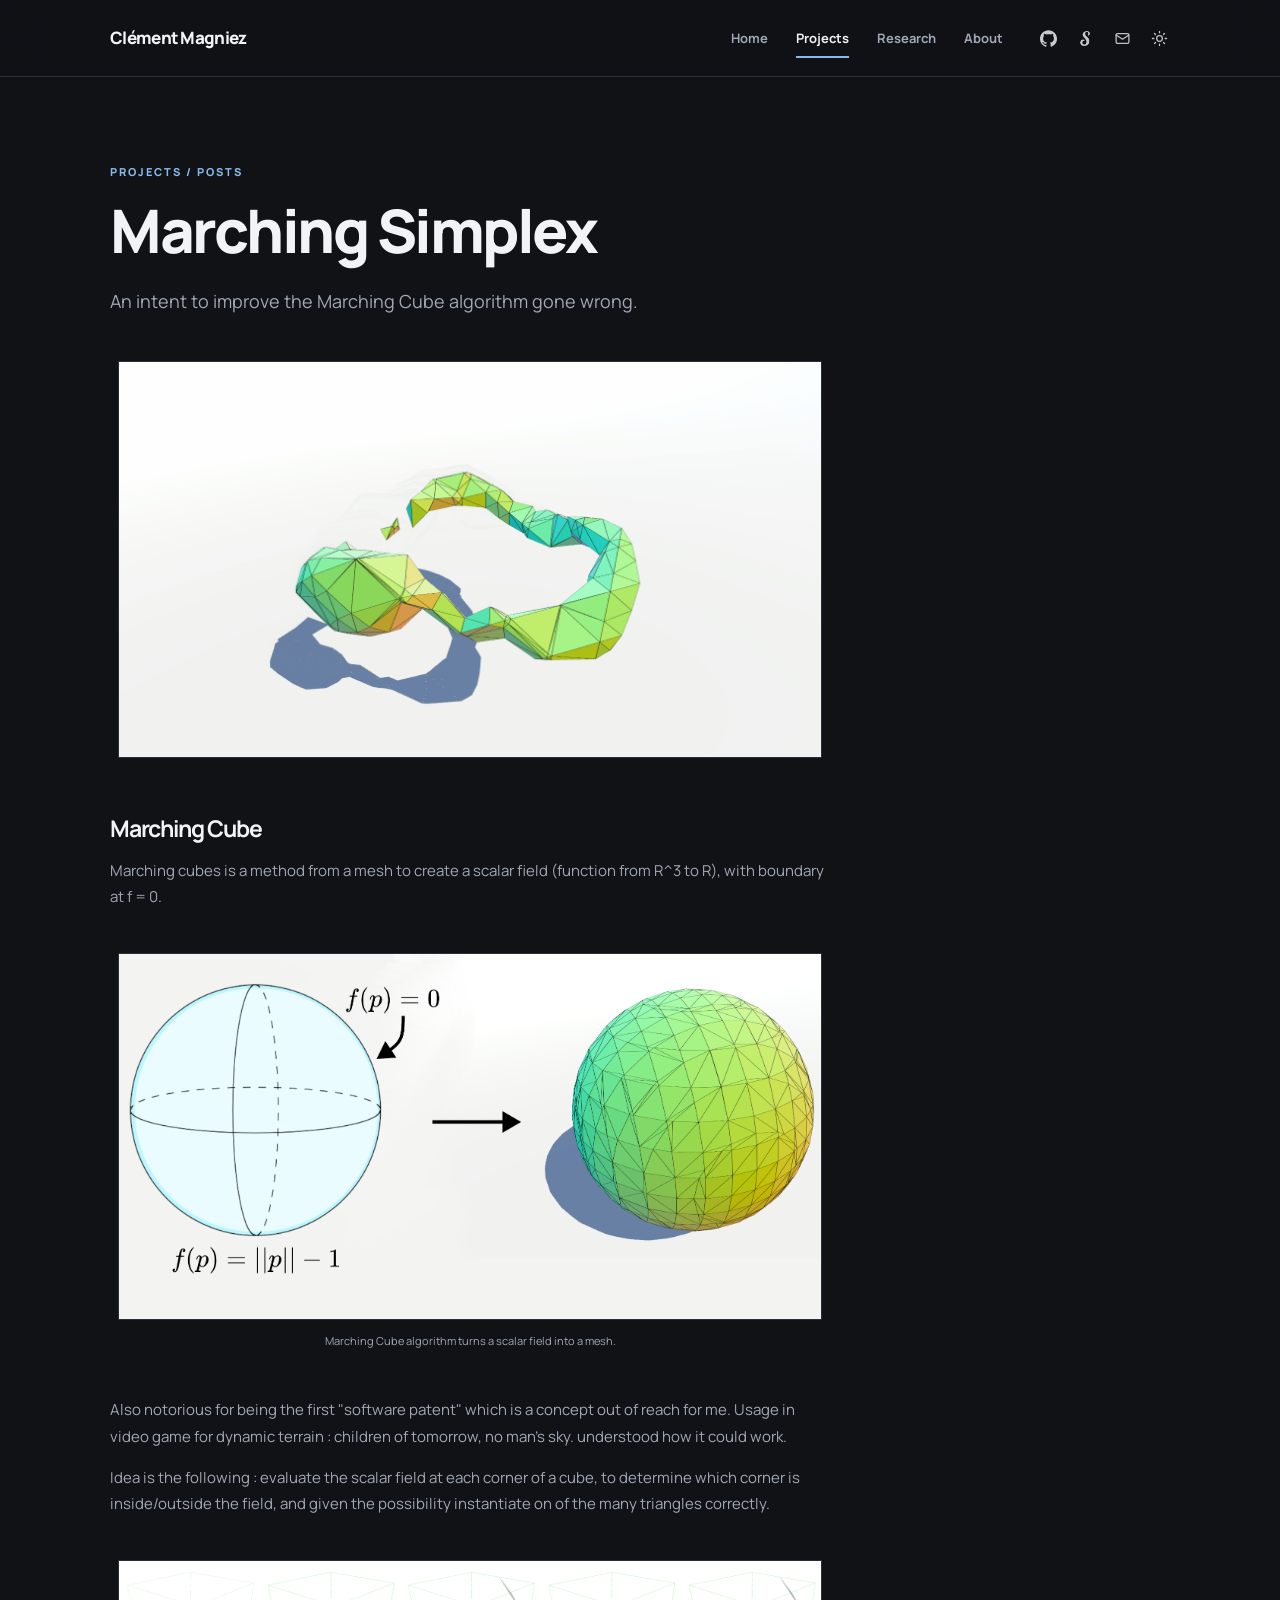
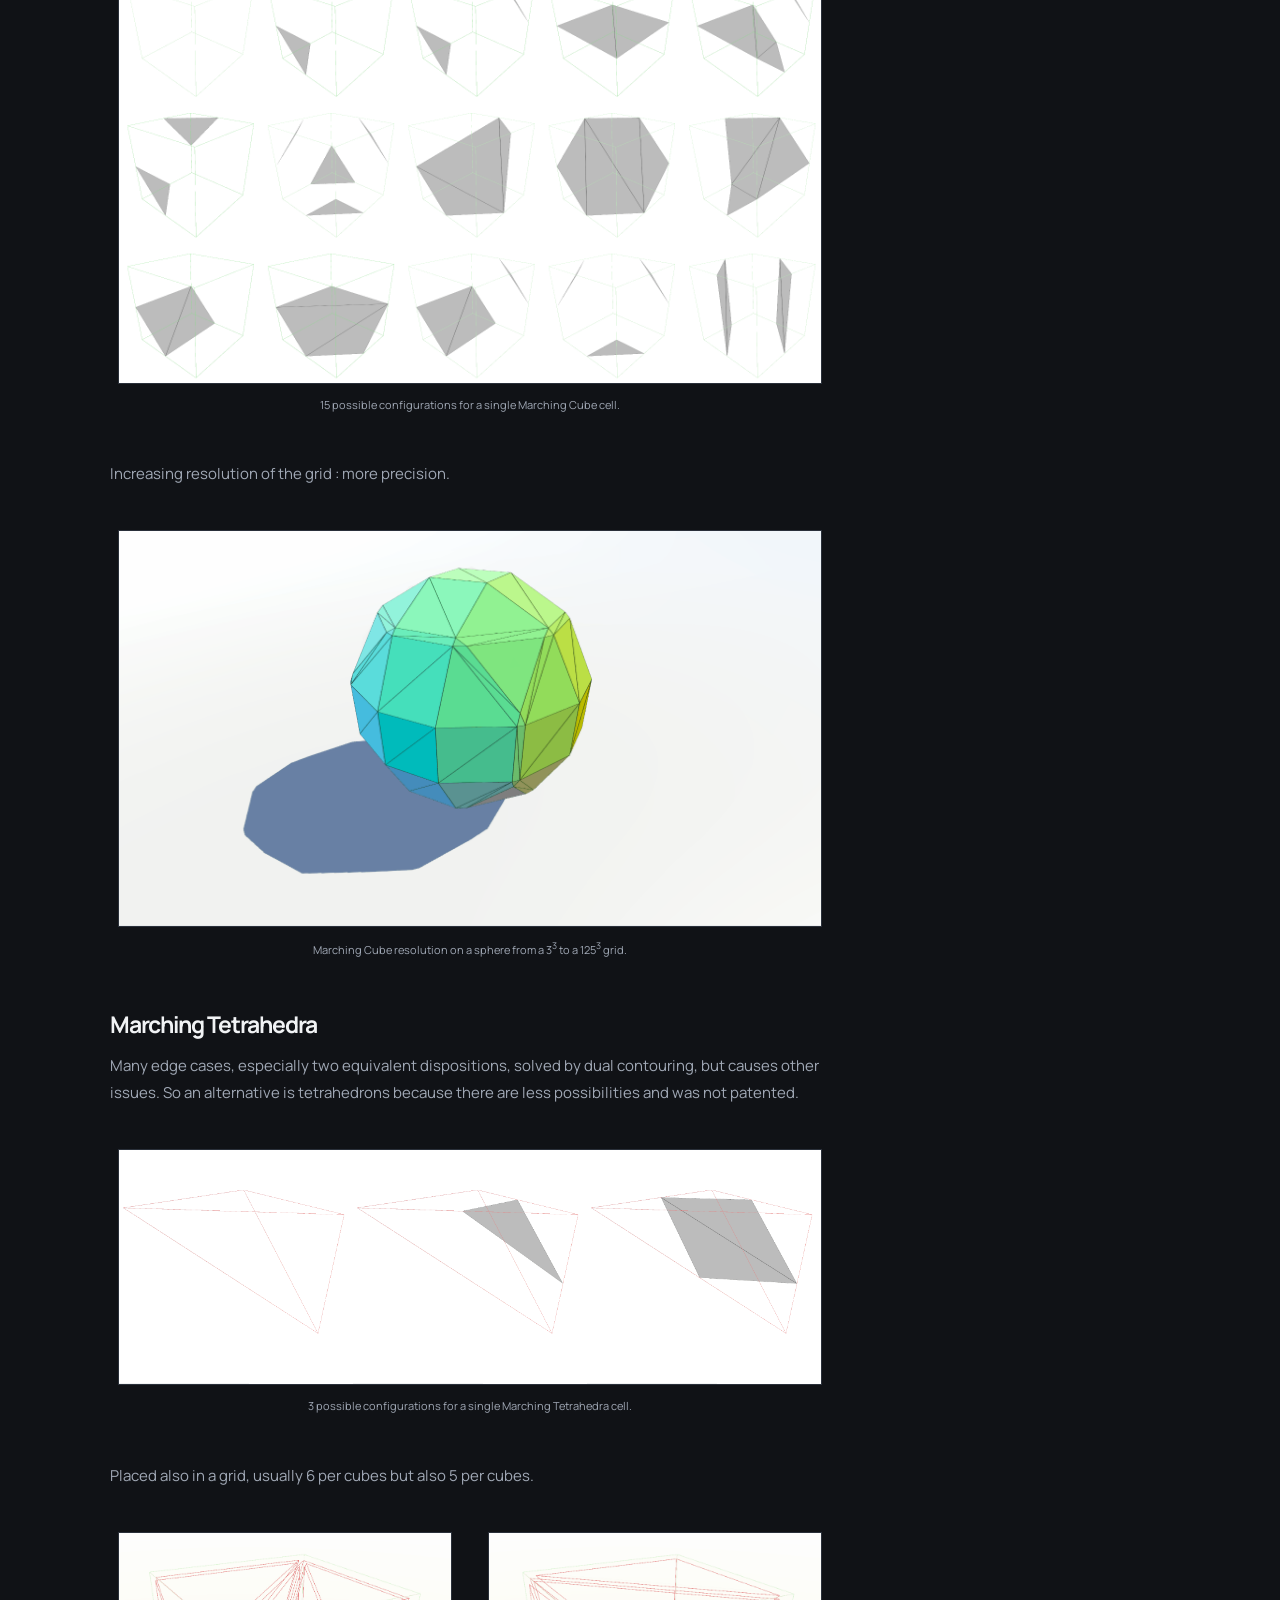
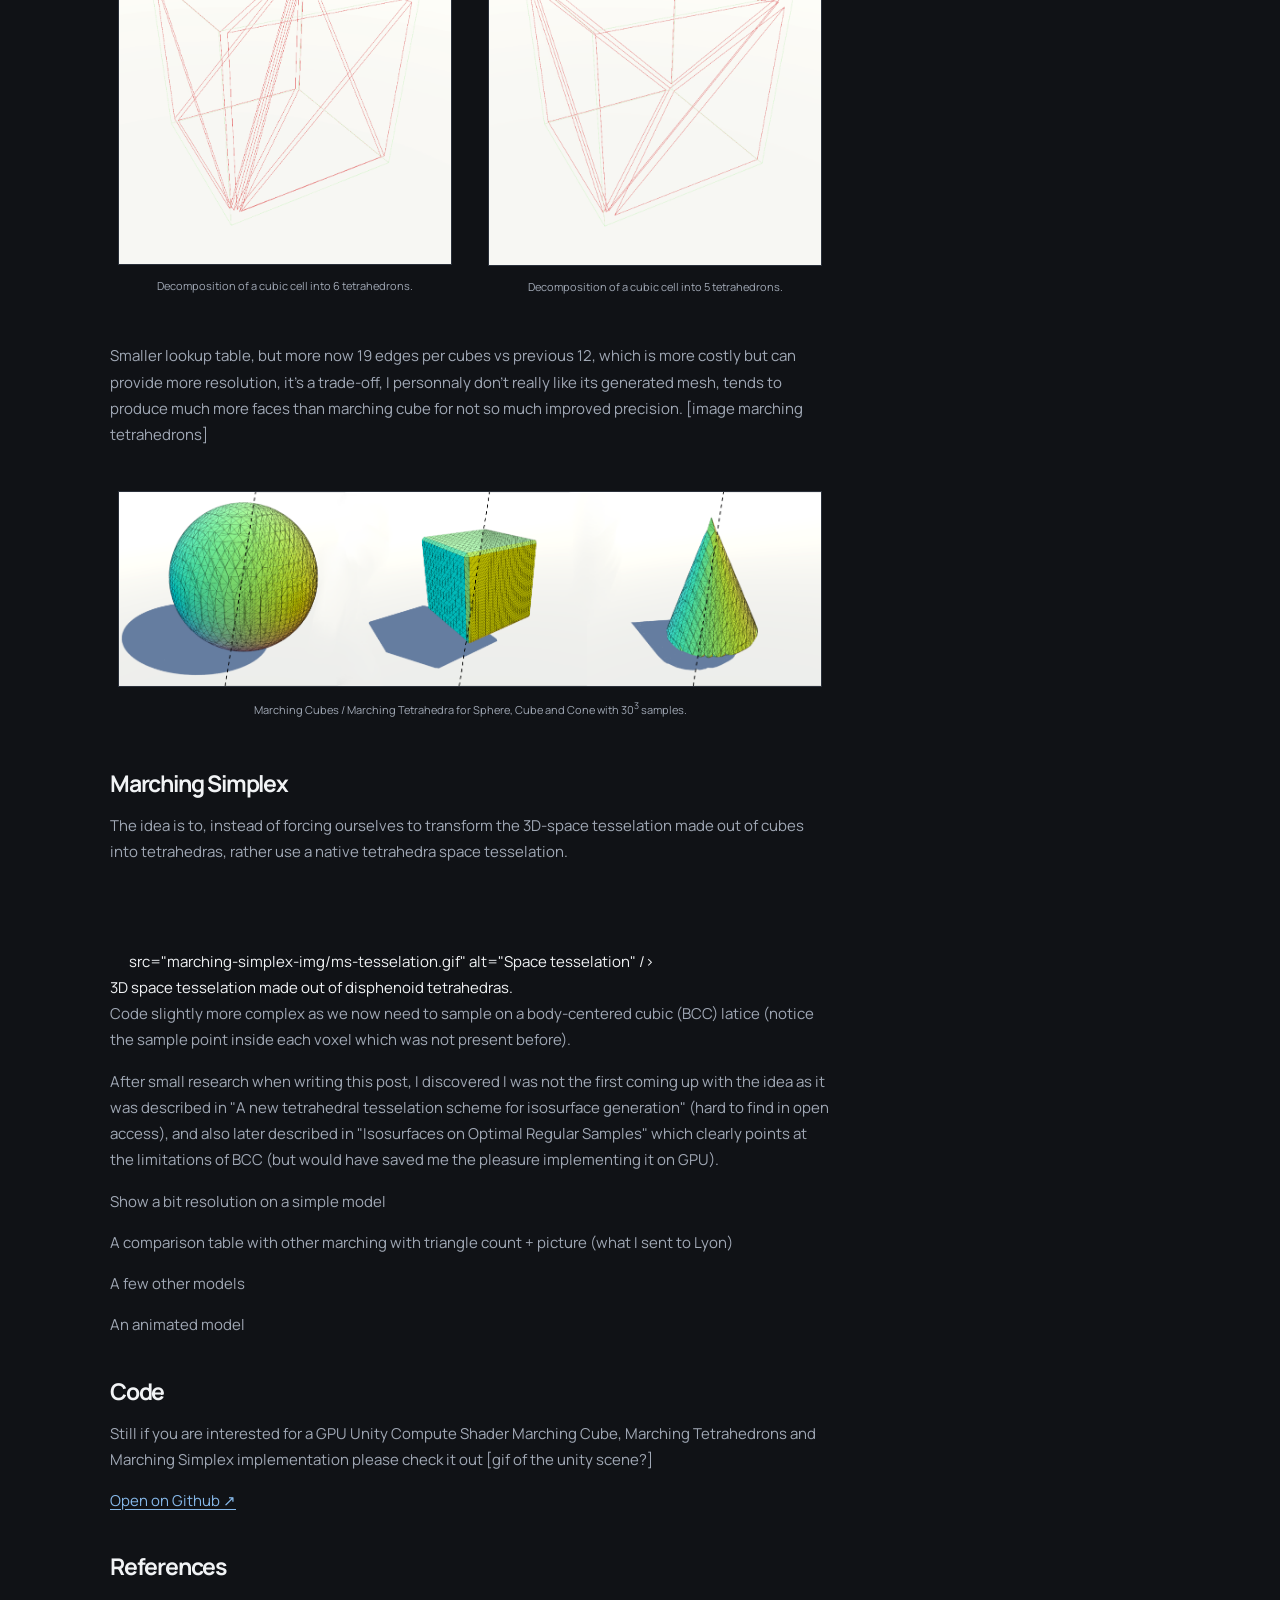
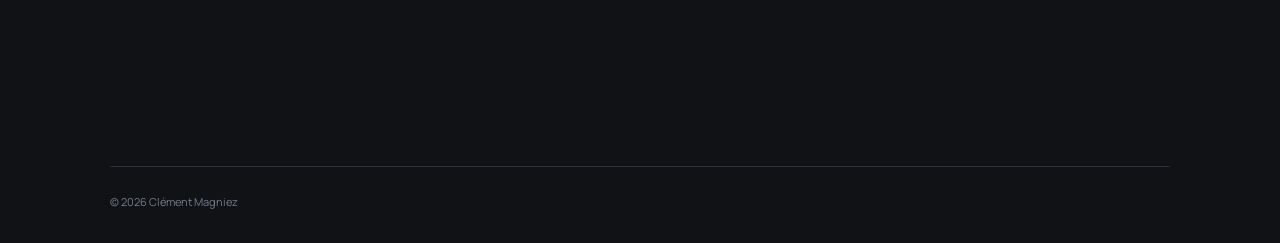
<file: projects/marching-simplex.html>
<!doctype html>
<html lang="en">
  <head>
    <meta charset="utf-8" />
    <meta name="viewport" content="width=device-width, initial-scale=1" />
    <title>Marching Simplex - Projects - Clément Magniez</title>
    <link rel="preconnect" href="https://fonts.googleapis.com" />
    <link rel="preconnect" href="https://fonts.gstatic.com" crossorigin />
    <link
      href="https://fonts.googleapis.com/css2?family=Manrope:wght@400;500;600;700;800&display=swap"
      rel="stylesheet"
    />
    <link rel="stylesheet" href="../style.css" />
    <script src="../js/theme.js" defer></script>
  </head>
  <body>
    <header class="site-header">
      <nav class="navbar container" aria-label="Main navigation">
        <a class="brand" href="../index.html">Clément Magniez</a>
        <div class="nav-links" id="nav-links">
          <a href="../index.html">Home</a
          ><a href="../projects/index.html" aria-current="page">Projects</a
          ><a href="index.html">Research</a><a href="../about.html">About</a>
        </div>
        <div class="nav-actions">
          <a class="icon-link" href="https://github.com/" aria-label="GitHub"
            ><img src="../img/github.svg" alt=""
          /></a>
          <a
            class="icon-link"
            href="https://www.shadertoy.com/user/cmgz"
            aria-label="Shadertoy"
            ><img src="../img/shadertoy.png" alt=""
          /></a>
          <a
            class="icon-link"
            href="mailto:hello@example.com"
            aria-label="Email"
            ><img src="../img/mail.svg" alt="" /></a
          ><button class="theme-toggle" type="button" aria-label="Switch theme">
            <img class="theme-icon" src="../img/sun.svg" alt="" /></button
          ><button
            class="menu-toggle"
            type="button"
            aria-label="Toggle navigation"
            aria-expanded="false"
            aria-controls="nav-links"
          >
            <span></span><span></span>
          </button>
        </div>
      </nav>
    </header>
    <main class="container page-content">
      <article class="article">
        <p class="eyebrow"><a href="index.html">Projects</a> / Posts</p>
        <h1>Marching Simplex</h1>
        <p class="lead">
          An intent to improve the Marching Cube algorithm gone wrong.
        </p>

        <figure class="article-figure">
          <img
            src="marching-simplex-img/weird-blob.gif"
            alt="Illustration of the algorithm of an animated shape."
          />
        </figure>

        <div class="article-body">
          <h2>Marching Cube</h2>
          <p>
            Marching cubes is a method from a mesh to create a scalar field
            (function from R^3 to R), with boundary at f = 0.
          </p>

          <figure class="article-figure">
            <img
              src="marching-simplex-img/sphere-mc.png"
              alt="A 3D sphere with its scalar field formula transformed into a mesh."
            />
            <figcaption>
              Marching Cube algorithm turns a scalar field into a mesh.
            </figcaption>
          </figure>

          <p>
            Also notorious for being the first "software patent" which is a concept out of reach for me.
            Usage in video game for dynamic terrain : children of tomorrow, no
            man's sky. understood how it could work.
          </p>
          <p>
            Idea is the following : evaluate the scalar field at each corner of
            a cube, to determine which corner is inside/outside the field, and
            given the possibility instantiate on of the many triangles
            correctly.
          </p>

          <figure class="article-figure">
            <img
              src="marching-simplex-img/mc-configurations-full.png"
              alt="15 configurations for Marching Cube."
            />
            <figcaption>
              15 possible configurations for a single Marching Cube cell.
            </figcaption>
          </figure>

          <p>Increasing resolution of the grid : more precision.</p>

          <figure class="article-figure">
            <img
              src="marching-simplex-img/resolution-mc.gif"
              alt="Animation with evolution of resolution."
            />
            <figcaption>
              Marching Cube resolution on a sphere from a 3<sup>3</sup> to a 125<sup>3</sup> grid.  
            </figcaption>
          </figure>

          <h2>Marching Tetrahedra</h2>
          <p>
            Many edge cases, especially two equivalent dispositions, solved by
            dual contouring, but causes other issues. So an alternative is
            tetrahedrons because there are less possibilities and was not
            patented.
          </p>

          <figure class="article-figure">
            <img
              src="marching-simplex-img/mt-configurations-full.png"
              alt="3 configurations for Marching Tetrahedra."
            />
            <figcaption>
              3 possible configurations for a single Marching Tetrahedra cell.
            </figcaption>
          </figure>

          <p>
            Placed also in a grid, usually 6 per cubes but also 5 per cubes.
          </p>

        <div class="article-image-row">
          <figure class="article-figure">
            <img src="marching-simplex-img/mt-decomposition-6-crop.gif" alt="Animation showing the 6 tetrahedras decomposition">
            <figcaption>Decomposition of a cubic cell into 6 tetrahedrons.</figcaption>
          </figure>

          <figure class="article-figure">
            <img src="marching-simplex-img/mt-decomposition-5-crop.gif" alt="Animation showing the 5 tetrahedras decomposition">
            <figcaption>Decomposition of a cubic cell into 5 tetrahedrons.</figcaption>
          </figure>
        </div>

          <p>
            Smaller lookup table, but more now 19 edges per cubes vs previous
            12, which is more costly but can provide more resolution, it's a
            trade-off, I personnaly don't really like its generated mesh, tends
            to produce much more faces than marching cube for not so much
            improved precision. [image marching tetrahedrons]
          </p>

          <figure class="article-figure">
            <img
              src="marching-simplex-img/mt-comparisons-full.png"
              alt="Marching Cubes / Marching Tetrahedra"
            />
            <figcaption>
              Marching Cubes / Marching Tetrahedra for Sphere, Cube and Cone with 30<sup>3</sup> samples.
            </figcaption>
          </figure>

          <h2>Marching Simplex</h2>
          <p>
            The idea is to, instead of forcing ourselves to transform the
            3D-space tesselation made out of cubes into tetrahedras, rather use
            a native tetrahedra space tesselation. 
          </p>

          <img
          <figure class="article-figure">
              src="marching-simplex-img/ms-tesselation.gif"
              alt="Space tesselation"
            />
            <figcaption>
              3D space tesselation made out of disphenoid tetrahedras.
            </figcaption>
          </figure>


          <p>
            Code slightly more complex as we now need to sample on a
            body-centered cubic (BCC) latice (notice the sample point inside
            each voxel which was not present before).
          </p>
          <p>
            After small research when writing this post, I discovered I was not
            the first coming up with the idea as it was described in "A new
            tetrahedral tesselation scheme for isosurface generation" (hard to
            find in open access), and also later described in "Isosurfaces on
            Optimal Regular Samples" which clearly points at the limitations of
            BCC (but would have saved me the pleasure implementing it on GPU).
          </p>
          <p> Show a bit resolution on a simple model</p>
          <p> A comparison table with other marching with triangle count + picture (what I sent to Lyon)</p>
          <p> A few other models</p>
          <p> An animated model</p>

          <h2>Code</h2>
          <p>
            Still if you are interested for a GPU Unity Compute Shader Marching
            Cube, Marching Tetrahedrons and Marching Simplex implementation
            please check it out [gif of the unity scene?]
          </p>
          <p>
            <a
              target="_blank"
              href="https://www.shadertoy.com/view/fclcRr"
              rel="noopener noreferrer"
            >
              Open on Github ↗
            </a>
          </p>
          <h2>References</h2>
        </div>
      </article>
    </main>
    <footer class="site-footer container">
      <span>© <span data-year></span> Clément Magniez</span>
    </footer>
  </body>
</html>
</file>
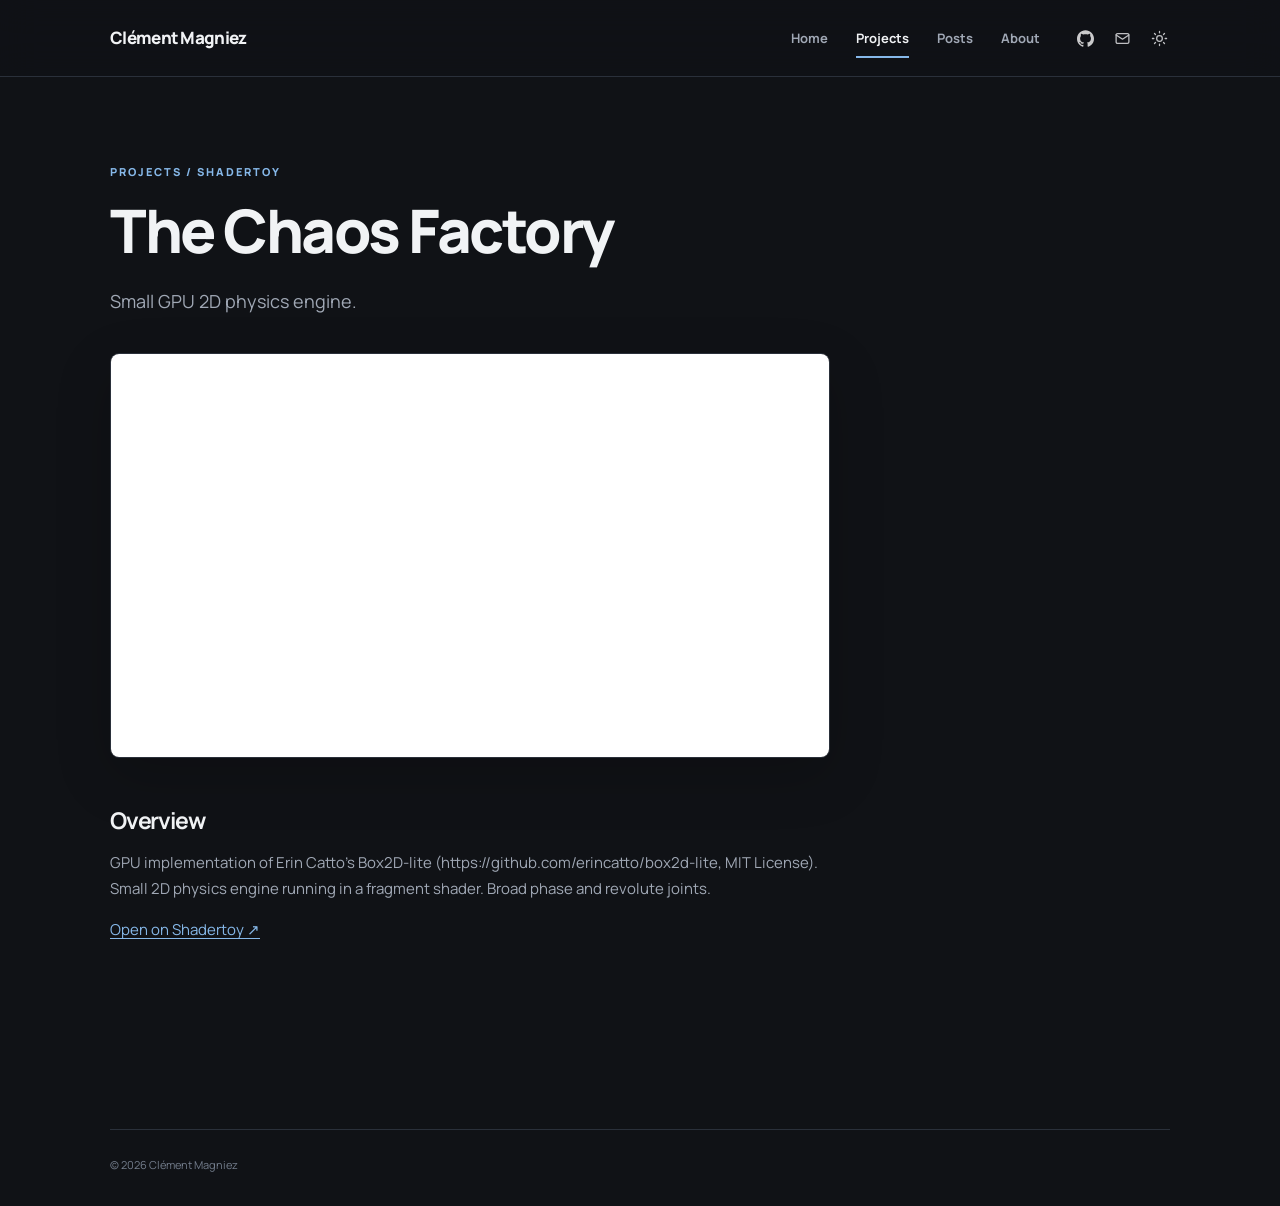
<file: projects/my-shader.html>
<!doctype html>
<html lang="en">
  <head>
    <meta charset="utf-8" />
    <meta name="viewport" content="width=device-width, initial-scale=1" />
    <title>The Chaos Factory - Projects - Clément Magniez</title>
    <link rel="preconnect" href="https://fonts.googleapis.com" />
    <link rel="preconnect" href="https://fonts.gstatic.com" crossorigin />
    <link
      href="https://fonts.googleapis.com/css2?family=Manrope:wght@400;500;600;700;800&display=swap"
      rel="stylesheet"
    />
    <link rel="stylesheet" href="../style.css" />
    <script src="../js/theme.js" defer></script>
  </head>
  <body>
    <header class="site-header">
      <nav class="navbar container" aria-label="Main navigation">
        <a class="brand" href="../index.html">Clément Magniez</a>
        <div class="nav-links" id="nav-links">
          <a href="../index.html">Home</a
          ><a href="index.html" aria-current="page">Projects</a
          ><a href="../posts/index.html">Posts</a
          ><a href="../about.html">About</a>
        </div>
        <div class="nav-actions">
          <a class="icon-link" href="https://github.com/" aria-label="GitHub"
            ><img src="../img/github.svg" alt="" /></a
          ><a
            class="icon-link"
            href="mailto:hello@example.com"
            aria-label="Email"
            ><img src="../img/mail.svg" alt="" /></a
          ><button class="theme-toggle" type="button" aria-label="Switch theme">
            <img class="theme-icon" src="../img/sun.svg" alt="" /></button
          ><button
            class="menu-toggle"
            type="button"
            aria-label="Toggle navigation"
            aria-expanded="false"
            aria-controls="nav-links"
          >
            <span></span><span></span>
          </button>
        </div>
      </nav>
    </header>
    <main class="container page-content">
      <article class="article">
        <p class="eyebrow"><a href="index.html">Projects</a> / Shadertoy</p>
        <h1>The Chaos Factory</h1>
        <p class="lead">
          Small GPU 2D physics engine.
        </p>
        <div class="shadertoy-container">
          <iframe
            src="https://www.shadertoy.com/embed/XfdyRX?gui=false&t=10&paused=false&muted=false"
            allowfullscreen
            title="The Chaos Factory - Shadertoy"
          >
          </iframe>
        </div>
        <div class="article-body">
          <h2>Overview</h2>
          <p>
            GPU implementation of Erin Catto's Box2D-lite (https://github.com/erincatto/box2d-lite, MIT License). Small 2D physics engine running in a fragment shader. Broad phase and revolute joints. 
          </p>
          <p>
            <a
              href="https://www.shadertoy.com/view/XfdyRX"
              target="_blank"
              rel="noopener noreferrer"
            >
              Open on Shadertoy ↗
            </a>
          </p>
        </div>
      </article>
    </main>
    <footer class="site-footer container">
      <span>© <span data-year></span> Clément Magniez</span>
    </footer>
  </body>
</html>
</file>
<file: style.css>
@import url("https://fonts.googleapis.com/css2?family=Manrope:wght@400;500;600;700;800&display=swap");

:root {
  color-scheme: dark;
  --bg: #101216;
  --surface: #171a20;
  --surface-hover: #1d222b;
  --text: #f1f3f5;
  --muted: #a0a8b5;
  --subtle: #737d8c;
  --border: #2a303a;
  --accent: #86b8e9;
  --accent-ink: #172012;
  --header: rgba(16, 18, 22, 0.82);
  --shadow: 0 18px 55px rgba(0, 0, 0, 0.18);
}
:root[data-theme="light"] {
  color-scheme: light;
  --bg: #f7f8f6;
  --surface: #ffffff;
  --surface-hover: #f0f3ed;
  --text: #20251f;
  --muted: #626d62;
  --subtle: #849084;
  --border: #e1e6dd;
  --accent: #28366d;
  --accent-ink: #ffffff;
  --header: rgba(247, 248, 246, 0.86);
  --shadow: 0 18px 55px rgba(37, 55, 27, 0.07);
}
* {
  box-sizing: border-box;
}
html {
  scroll-behavior: smooth;
}
body {
  margin: 0;
  background: var(--bg);
  color: var(--text);
  font-family: "Manrope", sans-serif;
  font-size: 15px;
  line-height: 1.75;
  transition:
    background 0.2s ease,
    color 0.2s ease;
}
a {
  color: inherit;
  text-decoration: none;
}
button {
  font: inherit;
}
.container {
  width: min(1060px, calc(100% - 48px));
  margin-inline: auto;
}
.site-header {
  position: sticky;
  top: 0;
  z-index: 10;
  background: var(--header);
  backdrop-filter: blur(18px);
  border-bottom: 1px solid var(--border);
}
.navbar {
  min-height: 76px;
  display: flex;
  align-items: center;
  gap: 34px;
}
.brand {
  font-size: 17px;
  font-weight: 800;
  letter-spacing: -0.7px;
  white-space: nowrap;
}
.brand-dot {
  color: var(--accent);
}
.nav-links {
  display: flex;
  align-items: center;
  gap: 28px;
  margin-left: auto;
}
.nav-links a {
  color: var(--muted);
  font-size: 13px;
  font-weight: 700;
  transition: color 0.2s;
}
.nav-links a:hover,
.nav-links a[aria-current="page"] {
  color: var(--text);
}
.nav-links a[aria-current="page"] {
  position: relative;
}
.nav-links a[aria-current="page"]::after {
  content: "";
  position: absolute;
  left: 0;
  right: 0;
  bottom: -9px;
  height: 2px;
  background: var(--accent);
}
.nav-actions {
  display: flex;
  align-items: center;
  gap: 15px;
}
.icon-link,
.theme-toggle,
.menu-toggle {
  width: 22px;
  height: 26px;
  display: grid;
  place-items: center;
  border: 0;
  padding: 0;
  background: transparent;
  cursor: pointer;
}
.icon-link img,
.theme-icon {
  width: 17px;
  height: 17px;
  opacity: 0.78;
}
.icon-link:hover img,
.theme-toggle:hover img {
  opacity: 1;
}
.theme-toggle img {
  filter: var(--icon-filter, none);
}
:root[data-theme="light"] .icon-link img,
:root[data-theme="light"] .theme-toggle img {
  filter: invert(1);
}
.menu-toggle {
  display: none;
  gap: 4px;
}
.menu-toggle span {
  display: block;
  width: 18px;
  height: 2px;
  background: var(--text);
}
.page-content {
  min-height: calc(100vh - 150px);
  padding-bottom: 60px;
}
.hero {
  padding: clamp(90px, 15vw, 170px) 0 110px;
  max-width: 760px;
}
.eyebrow {
  margin: 0 0 16px;
  color: var(--accent);
  font-size: 11px;
  font-weight: 800;
  letter-spacing: 2px;
  text-transform: uppercase;
}
h1,
h2,
h3,
p {
  margin-top: 0;
}
h1 {
  max-width: 760px;
  margin-bottom: 22px;
  font-size: clamp(42px, 7vw, 76px);
  line-height: 1.12;
  letter-spacing: -4px;
  font-weight: 800;
}
.hero-copy {
  max-width: 590px;
  color: var(--muted);
  font-size: 17px;
  line-height: 1.9;
}
.hero-links {
  display: flex;
  align-items: center;
  gap: 26px;
  margin-top: 34px;
}
.button {
  display: inline-flex;
  align-items: center;
  gap: 14px;
  padding: 12px 18px;
  border-radius: 7px;
  font-size: 12px;
  font-weight: 800;
  transition:
    transform 0.2s,
    background 0.2s;
}
.button:hover {
  transform: translateY(-2px);
}
.button-primary {
  background: var(--accent);
  color: var(--accent-ink);
}
.text-link {
  color: var(--muted);
  font-size: 12px;
  font-weight: 800;
}
.text-link:hover {
  color: var(--text);
}
.section-block {
  padding: 0 0 90px;
}
.section-heading {
  display: flex;
  justify-content: space-between;
  align-items: end;
  margin-bottom: 25px;
}
.section-heading .eyebrow {
  margin-bottom: 5px;
}
h2 {
  margin-bottom: 0;
  font-size: 29px;
  line-height: 1.3;
  letter-spacing: -1.2px;
}
.feature-grid,
.item-grid {
  display: grid;
  grid-template-columns: repeat(3, 1fr);
  gap: 14px;
}
.feature-card,
.content-card {
  position: relative;
  min-height: 210px;
  padding: 25px;
  border: 1px solid var(--border);
  border-radius: 9px;
  background: var(--surface);
  transition:
    border-color 0.2s,
    transform 0.2s,
    background 0.2s;
}
.feature-card:hover,
.content-card:hover {
  border-color: var(--accent);
  background: var(--surface-hover);
  transform: translateY(-3px);
}
.card-kicker,
.meta {
  color: var(--subtle);
  font-size: 10px;
  font-weight: 800;
  letter-spacing: 1.4px;
  text-transform: uppercase;
}
.feature-card h3,
.content-card h3 {
  margin: 29px 0 7px;
  font-size: 20px;
  letter-spacing: -0.7px;
}
.feature-card p,
.content-card p {
  max-width: 250px;
  margin-bottom: 0;
  color: var(--muted);
  font-size: 12px;
  line-height: 1.8;
}
.card-arrow {
  position: absolute;
  right: 23px;
  bottom: 22px;
  color: var(--accent);
  font-size: 18px;
}
.page-intro {
  padding: 85px 0 45px;
  max-width: 680px;
}
.page-intro h1 {
  margin-bottom: 15px;
  font-size: clamp(40px, 6vw, 60px);
}
.page-intro > p:last-child {
  color: var(--muted);
}
.category {
  margin: 35px 0 14px;
  color: var(--accent);
  font-size: 11px;
  font-weight: 800;
  letter-spacing: 1.8px;
  text-transform: uppercase;
}
.item-grid {
  grid-template-columns: repeat(3, minmax(0, 1fr));
}
.content-card {
  min-height: 175px;
  display: block;
}
.content-card h3 {
  margin: 13px 0 7px;
}
.content-card .meta {
  display: inline-block;
}
.article {
  max-width: 720px;
  padding: 85px 0 110px;
}
.article h1 {
  font-size: clamp(40px, 6vw, 60px);
  letter-spacing: -2.5px;
}
.article .lead {
  color: var(--muted);
  font-size: 18px;
}
.article-body {
  margin-top: 48px;
}
.article-body h2 {
  margin: 38px 0 14px;
  font-size: 23px;
}
.article-body p,
.article-body li {
  color: var(--muted);
}
.article-body code {
  padding: 2px 6px;
  border-radius: 4px;
  background: var(--surface);
  color: var(--accent);
  font-family: ui-monospace, monospace;
  font-size: 0.9em;
}
.article-body a {
  color: var(--accent);
  text-decoration: underline;
  text-underline-offset: 3px;
}
.about-section {
  padding: 20px 0 24px;
  border-top: 1px solid var(--border);
}
.about-section h2 {
  margin-bottom: 13px;
  font-size: 20px;
}
.about-section p,
.about-section li {
  color: var(--muted);
}
.about-section ul {
  padding-left: 20px;
}
.about-section a {
  color: var(--accent);
}
.site-footer {
  display: flex;
  justify-content: space-between;
  padding: 25px 0 32px;
  border-top: 1px solid var(--border);
  color: var(--subtle);
  font-size: 11px;
}
@media (max-width: 720px) {
  .container {
    width: min(100% - 36px, 560px);
  }
  .navbar {
    min-height: 68px;
    gap: 16px;
  }
  .nav-links {
    display: none;
    position: absolute;
    top: 68px;
    left: 0;
    right: 0;
    padding: 18px 24px 22px;
    border-bottom: 1px solid var(--border);
    background: var(--bg);
    flex-direction: column;
    align-items: flex-start;
    gap: 14px;
  }
  .nav-links.is-open {
    display: flex;
  }
  .nav-links a[aria-current="page"]::after {
    display: none;
  }
  .nav-actions {
    margin-left: auto;
    gap: 13px;
  }
  .menu-toggle {
    display: grid;
  }
  .hero {
    padding: 95px 0 85px;
  }
  h1 {
    letter-spacing: -2.5px;
  }
  .feature-grid {
    grid-template-columns: 1fr;
  }
  .feature-card {
    min-height: 175px;
  }
  .item-grid {
    grid-template-columns: 1fr;
  }
  .page-intro {
    padding-top: 65px;
  }
  .site-footer {
    gap: 12px;
    flex-wrap: wrap;
  }
}

.shadertoy-container {
  position: relative;
  width: 100%;
  aspect-ratio: 16 / 9;
  margin: 35px 0 45px;
  overflow: hidden;
  border: 1px solid var(--border);
  border-radius: 9px;
  background: #000;
  box-shadow: var(--shadow);
}

.shadertoy-container iframe {
  position: absolute;
  inset: 0;
  width: 100%;
  height: 100%;
  border: 0;
}

/* Project cards */
.project-card {
  padding: 0;
  overflow: hidden;
  min-height: unset;
}

.project-thumbnail {
  width: 100%;
  aspect-ratio: 16 / 9;
  overflow: hidden;
  background: var(--surface-hover);
}

.project-thumbnail img {
  display: block;
  width: 100%;
  height: 100%;
  object-fit: cover;
  transition: transform 0.35s ease;
}

.project-card:hover .project-thumbnail img {
  transform: scale(1.04);
}

.project-info {
  padding: 20px 23px 23px;
}

.project-info h3 {
  margin: 8px 0 0;
  font-size: 18px;
}

.article-figure {
  margin: 35px 0;
  padding: 8px;
  overflow: hidden;
}

.article-figure img {
  display: block;
  border: 1px solid var(--border);
  width: 100%;
  height: auto;
}

.article-figure figcaption {
  padding: 12px 8px 5px;
  color: var(--muted);
  font-size: 11px;
  line-height: 1.6;
  text-align: center;
}

.article-image-row {
  display: grid;
  grid-template-columns: repeat(2, minmax(0, 1fr));
  gap: 20px;
  margin: 35px 0;
}

.article-image-row .article-figure {
  margin: 0;
  min-width: 0;
}
</file>
